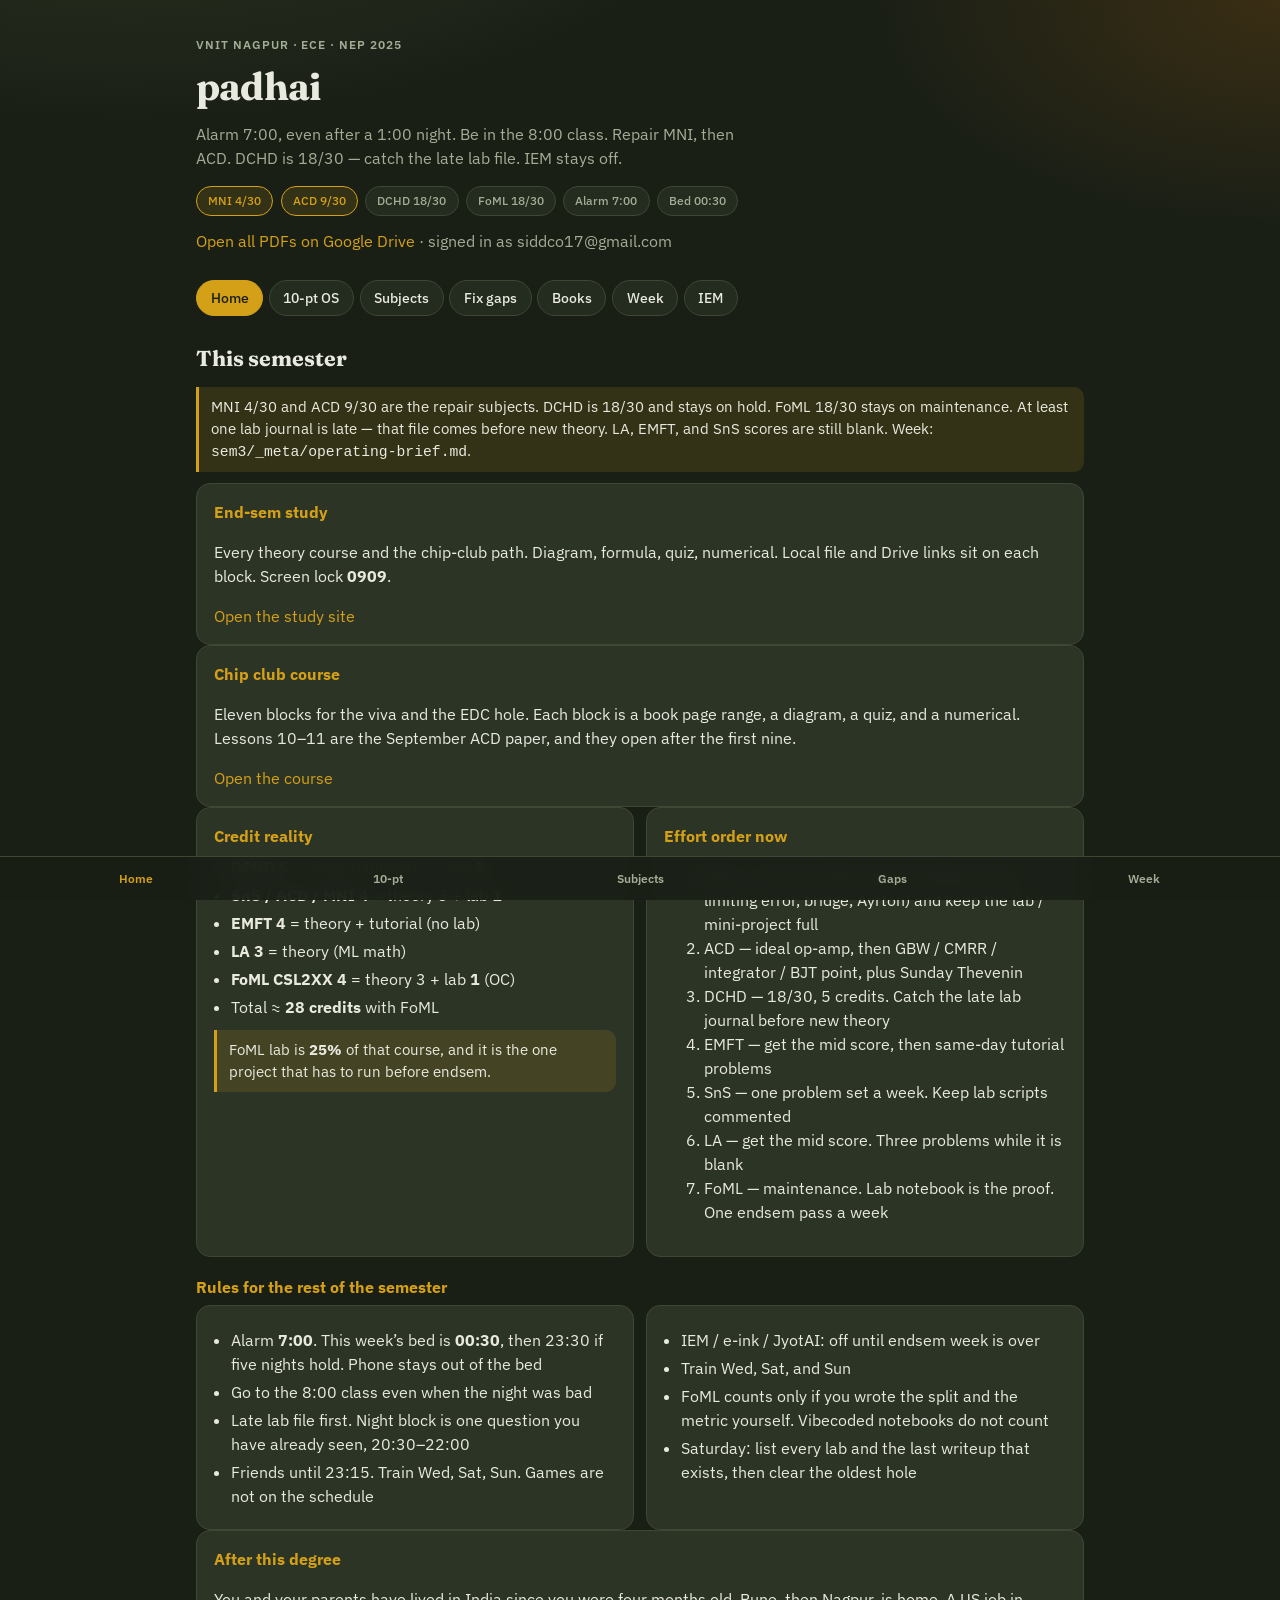
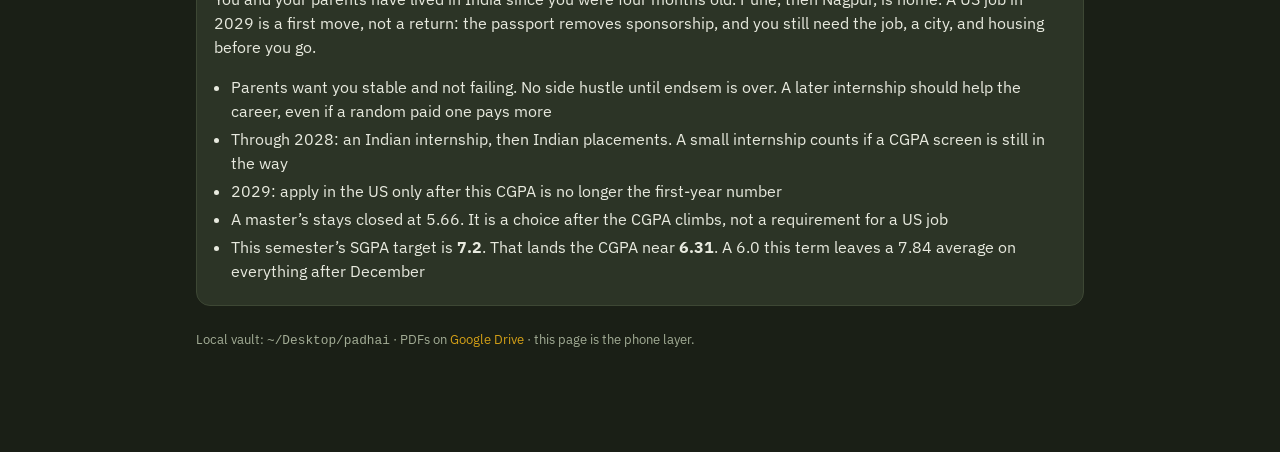
<file: docs/index.html>
<!DOCTYPE html>
<html lang="en">
<head>
  <meta charset="UTF-8" />
  <meta name="viewport" content="width=device-width, initial-scale=1, viewport-fit=cover" />
  <meta name="theme-color" content="#1a1f16" />
  <meta name="apple-mobile-web-app-capable" content="yes" />
  <meta name="apple-mobile-web-app-status-bar-style" content="black-translucent" />
  <meta name="description" content="VNIT ECE Sem 3 study portal — guides, tips, remediation, books." />
  <title>padhai · Sem 3</title>
  <link rel="preconnect" href="https://fonts.googleapis.com" />
  <link rel="preconnect" href="https://fonts.gstatic.com" crossorigin />
  <link href="https://fonts.googleapis.com/css2?family=Fraunces:opsz,wght@9..144,500;9..144,700&family=IBM+Plex+Sans:wght@400;500;600&display=swap" rel="stylesheet" />
  <style>
    :root {
      --bg: #1a1f16;
      --bg-elev: #242b1f;
      --bg-card: #2c3426;
      --line: #3d4734;
      --text: #e8eadf;
      --muted: #a3ad96;
      --accent: #d4a017;
      --accent-soft: rgba(212, 160, 23, 0.14);
      --ok: #7cb87c;
      --warn: #e0a06a;
      --danger: #d97b6c;
      --radius: 14px;
      --font: "IBM Plex Sans", system-ui, sans-serif;
      --display: "Fraunces", Georgia, serif;
      --safe-bottom: env(safe-area-inset-bottom, 0px);
    }

    * { box-sizing: border-box; }
    html { scroll-behavior: smooth; }
    body {
      margin: 0;
      font-family: var(--font);
      background:
        radial-gradient(1200px 600px at 10% -10%, #2f3a24 0%, transparent 55%),
        radial-gradient(900px 500px at 100% 0%, #3a2e14 0%, transparent 45%),
        var(--bg);
      color: var(--text);
      line-height: 1.5;
      min-height: 100dvh;
      padding-bottom: calc(72px + var(--safe-bottom));
    }

    a { color: var(--accent); text-decoration: none; }
    a:hover { text-decoration: underline; }

    .wrap { width: min(920px, 100%); margin: 0 auto; padding: 1rem 1rem 2rem; }

    header.hero {
      padding: 1.25rem 0 0.5rem;
    }
    .eyebrow {
      font-size: 0.75rem;
      letter-spacing: 0.08em;
      text-transform: uppercase;
      color: var(--muted);
      font-weight: 600;
    }
    h1 {
      font-family: var(--display);
      font-weight: 700;
      font-size: clamp(1.8rem, 6vw, 2.4rem);
      margin: 0.25rem 0 0.4rem;
      letter-spacing: -0.02em;
    }
    .lede { color: var(--muted); margin: 0; max-width: 36rem; }

    .pills { display: flex; flex-wrap: wrap; gap: 0.45rem; margin: 1rem 0 0.25rem; }
    .pill {
      border: 1px solid var(--line);
      background: var(--bg-elev);
      color: var(--muted);
      border-radius: 999px;
      padding: 0.28rem 0.7rem;
      font-size: 0.78rem;
      font-weight: 500;
    }
    .pill.hot { border-color: var(--accent); color: var(--accent); background: var(--accent-soft); }

    nav.tabs {
      position: sticky;
      top: 0;
      z-index: 20;
      display: flex;
      gap: 0.35rem;
      overflow-x: auto;
      padding: 0.65rem 0;
      margin: 0.5rem 0 1rem;
      background: linear-gradient(var(--bg) 70%, transparent);
      scrollbar-width: none;
      -webkit-overflow-scrolling: touch;
    }
    nav.tabs::-webkit-scrollbar { display: none; }
    .tab {
      flex: 0 0 auto;
      border: 1px solid var(--line);
      background: var(--bg-elev);
      color: var(--text);
      border-radius: 999px;
      padding: 0.45rem 0.85rem;
      font: inherit;
      font-size: 0.85rem;
      font-weight: 500;
      cursor: pointer;
    }
    .tab[aria-selected="true"] {
      background: var(--accent);
      border-color: var(--accent);
      color: #1a1f16;
    }

    section.panel { display: none; animation: fade 0.2s ease; }
    section.panel.active { display: block; }
    @keyframes fade { from { opacity: 0; transform: translateY(4px); } to { opacity: 1; transform: none; } }

    h2 {
      font-family: var(--display);
      font-size: 1.35rem;
      margin: 0 0 0.75rem;
    }
    h3 {
      font-size: 1rem;
      margin: 1.1rem 0 0.4rem;
      color: var(--accent);
    }

    .grid {
      display: grid;
      grid-template-columns: 1fr;
      gap: 0.75rem;
    }
    @media (min-width: 640px) {
      .grid.two { grid-template-columns: 1fr 1fr; }
    }

    .card {
      background: var(--bg-card);
      border: 1px solid var(--line);
      border-radius: var(--radius);
      padding: 1rem 1.05rem;
    }
    .card h3 { margin-top: 0; }
    .card p:last-child { margin-bottom: 0; }

    .meta {
      display: flex;
      flex-wrap: wrap;
      gap: 0.4rem;
      margin: 0.35rem 0 0.7rem;
      font-size: 0.78rem;
      color: var(--muted);
    }
    .chip {
      border: 1px solid var(--line);
      border-radius: 8px;
      padding: 0.15rem 0.45rem;
      background: var(--bg-elev);
    }
    .chip.ok { color: var(--ok); border-color: #3f5a3f; }
    .chip.warn { color: var(--warn); border-color: #6a4d32; }
    .chip.danger { color: var(--danger); border-color: #6a3d36; }

    ul.tight { margin: 0.35rem 0; padding-left: 1.1rem; }
    ul.tight li { margin: 0.25rem 0; }
    .tip {
      border-left: 3px solid var(--accent);
      padding: 0.55rem 0.75rem;
      background: var(--accent-soft);
      border-radius: 0 10px 10px 0;
      margin: 0.7rem 0;
      font-size: 0.92rem;
    }
    .muted { color: var(--muted); }
    .small { font-size: 0.86rem; }

    table {
      width: 100%;
      border-collapse: collapse;
      font-size: 0.86rem;
    }
    th, td {
      text-align: left;
      padding: 0.55rem 0.4rem;
      border-bottom: 1px solid var(--line);
      vertical-align: top;
    }
    th { color: var(--muted); font-weight: 600; }

    .search {
      width: 100%;
      border: 1px solid var(--line);
      background: var(--bg-elev);
      color: var(--text);
      border-radius: 12px;
      padding: 0.7rem 0.85rem;
      font: inherit;
      margin-bottom: 0.85rem;
    }
    .search:focus { outline: 2px solid var(--accent); border-color: transparent; }

    footer.note {
      margin-top: 1.5rem;
      color: var(--muted);
      font-size: 0.8rem;
    }

    .bottom-bar {
      position: fixed;
      left: 0; right: 0; bottom: 0;
      padding: 0.45rem 0.75rem calc(0.45rem + var(--safe-bottom));
      background: rgba(26, 31, 22, 0.92);
      backdrop-filter: blur(10px);
      border-top: 1px solid var(--line);
      display: flex;
      justify-content: space-around;
      gap: 0.25rem;
      z-index: 30;
    }
    .bottom-bar button {
      flex: 1;
      border: 0;
      background: transparent;
      color: var(--muted);
      font: inherit;
      font-size: 0.72rem;
      font-weight: 600;
      padding: 0.35rem;
      cursor: pointer;
    }
    .bottom-bar button[aria-current="true"] { color: var(--accent); }

    details.day {
      border: 1px solid var(--line);
      border-radius: 12px;
      background: var(--bg-elev);
      margin: 0.45rem 0;
      padding: 0.55rem 0.8rem;
    }
    details.day summary {
      cursor: pointer;
      font-weight: 600;
      list-style: none;
    }
    details.day summary::-webkit-details-marker { display: none; }
    .slot { font-size: 0.86rem; color: var(--muted); margin: 0.35rem 0; }
    .slot b { color: var(--text); font-weight: 500; }

    details.block {
      border: 1px solid var(--line);
      border-radius: 12px;
      background: var(--bg-elev);
      margin: 0.4rem 0;
      padding: 0.5rem 0.75rem;
    }
    details.block summary {
      cursor: pointer;
      font-weight: 600;
      font-size: 0.9rem;
      list-style: none;
    }
    details.block summary::-webkit-details-marker { display: none; }
    details.block .block { background: var(--bg-card); }

    .files { margin: 0.35rem 0 0; }
    .files a { word-break: break-word; }
  </style>
</head>
<body>
  <div class="wrap">
    <header class="hero">
      <div class="eyebrow">VNIT Nagpur · ECE · NEP 2025</div>
      <h1>padhai</h1>
      <p class="lede">Alarm 7:00, even after a 1:00 night. Be in the 8:00 class. Repair MNI, then ACD. DCHD is 18/30 — catch the late lab file. IEM stays off.</p>
      <div class="pills">
        <span class="pill hot">MNI 4/30</span>
        <span class="pill hot">ACD 9/30</span>
        <span class="pill">DCHD 18/30</span>
        <span class="pill">FoML 18/30</span>
        <span class="pill">Alarm 7:00</span>
        <span class="pill">Bed 00:30</span>
      </div>
      <p class="lede" style="margin-top:0.85rem">
        <a href="https://drive.google.com/drive/folders/1sVKhfgNmSfFbm0-W_uqFfpgf9oCO-Yj1" target="_blank" rel="noopener">Open all PDFs on Google Drive</a>
        <span class="muted"> · signed in as siddco17@gmail.com</span>
      </p>
    </header>

    <nav class="tabs" role="tablist" aria-label="Sections">
      <button class="tab" role="tab" data-tab="home" aria-selected="true">Home</button>
      <button class="tab" role="tab" data-tab="aa" aria-selected="false">10-pt OS</button>
      <button class="tab" role="tab" data-tab="subjects" aria-selected="false">Subjects</button>
      <button class="tab" role="tab" data-tab="fix" aria-selected="false">Fix gaps</button>
      <button class="tab" role="tab" data-tab="books" aria-selected="false">Books</button>
      <button class="tab" role="tab" data-tab="week" aria-selected="false">Week</button>
      <button class="tab" role="tab" data-tab="iem" aria-selected="false">IEM</button>
    </nav>

    <section id="home" class="panel active">
      <h2>This semester</h2>
      <div class="tip">MNI 4/30 and ACD 9/30 are the repair subjects. DCHD is 18/30 and stays on hold. FoML 18/30 stays on maintenance. At least one lab journal is late — that file comes before new theory. LA, EMFT, and SnS scores are still blank. Week: <code>sem3/_meta/operating-brief.md</code>.</div>
      <article class="card">
        <h3>End-sem study</h3>
        <p>Every theory course and the chip-club path. Diagram, formula, quiz, numerical. Local file and Drive links sit on each block. Screen lock <b>0909</b>.</p>
        <p><a href="study/">Open the study site</a></p>
      </article>
      <article class="card">
        <h3>Chip club course</h3>
        <p>Eleven blocks for the viva and the EDC hole. Each block is a book page range, a diagram, a quiz, and a numerical. Lessons 10–11 are the September ACD paper, and they open after the first nine.</p>
        <p><a href="club/">Open the course</a></p>
      </article>
      <div class="grid two">
        <article class="card">
          <h3>Credit reality</h3>
          <ul class="tight">
            <li><b>DCHD 5</b> = theory+tutorial 3 + lab <b>2</b></li>
            <li><b>SnS / ACD / MNI 4</b> = theory 3 + lab <b>1</b></li>
            <li><b>EMFT 4</b> = theory + tutorial (no lab)</li>
            <li><b>LA 3</b> = theory (ML math)</li>
            <li><b>FoML CSL2XX 4</b> = theory 3 + lab <b>1</b> (OC)</li>
            <li>Total ≈ <b>28 credits</b> with FoML</li>
          </ul>
          <div class="tip">FoML lab is <b>25%</b> of that course, and it is the one project that has to run before endsem.</div>
        </article>
        <article class="card">
          <h3>Effort order now</h3>
          <ol class="tight">
            <li>MNI — redo the 2026 paper (loading, ramp, limiting error, bridge, Ayrton) and keep the lab / mini-project full</li>
            <li>ACD — ideal op-amp, then GBW / CMRR / integrator / BJT point, plus Sunday Thevenin</li>
            <li>DCHD — 18/30, 5 credits. Catch the late lab journal before new theory</li>
            <li>EMFT — get the mid score, then same-day tutorial problems</li>
            <li>SnS — one problem set a week. Keep lab scripts commented</li>
            <li>LA — get the mid score. Three problems while it is blank</li>
            <li>FoML — maintenance. Lab notebook is the proof. One endsem pass a week</li>
          </ol>
        </article>
      </div>

      <h3>Rules for the rest of the semester</h3>
      <div class="grid two">
        <div class="card">
          <ul class="tight">
            <li>Alarm <b>7:00</b>. This week’s bed is <b>00:30</b>, then 23:30 if five nights hold. Phone stays out of the bed</li>
            <li>Go to the 8:00 class even when the night was bad</li>
            <li>Late lab file first. Night block is one question you have already seen, 20:30–22:00</li>
            <li>Friends until 23:15. Train Wed, Sat, Sun. Games are not on the schedule</li>
          </ul>
        </div>
        <div class="card">
          <ul class="tight">
            <li>IEM / e-ink / JyotAI: off until endsem week is over</li>
            <li>Train Wed, Sat, and Sun</li>
            <li>FoML counts only if you wrote the split and the metric yourself. Vibecoded notebooks do not count</li>
            <li>Saturday: list every lab and the last writeup that exists, then clear the oldest hole</li>
          </ul>
        </div>
      </div>

      <article class="card">
        <h3>After this degree</h3>
        <p>You and your parents have lived in India since you were four months old. Pune, then Nagpur, is home. A US job in 2029 is a first move, not a return: the passport removes sponsorship, and you still need the job, a city, and housing before you go.</p>
        <ul class="tight">
          <li>Parents want you stable and not failing. No side hustle until endsem is over. A later internship should help the career, even if a random paid one pays more</li>
          <li>Through 2028: an Indian internship, then Indian placements. A small internship counts if a CGPA screen is still in the way</li>
          <li>2029: apply in the US only after this CGPA is no longer the first-year number</li>
          <li>A master’s stays closed at 5.66. It is a choice after the CGPA climbs, not a requirement for a US job</li>
          <li>This semester’s SGPA target is <b>7.2</b>. That lands the CGPA near <b>6.31</b>. A 6.0 this term leaves a 7.84 average on everything after December</li>
        </ul>
      </article>
    </section>

    <section id="aa" class="panel">
      <h2>10-pointer OS</h2>
      <p class="muted small">Original all-AA math. Live order is on Home: repair MNI and ACD, hold FoML, protect DCHD.</p>

      <article class="card">
        <h3>SGPA math (28 credits)</h3>
        <ul class="tight">
          <li>All AA → 10.0</li>
          <li>One AB on 4-cr (e.g. FoML) → ~9.86</li>
          <li>One BB on 4-cr → ~9.71</li>
          <li>One BB on DCHD 5-cr → ~9.64</li>
          <li>Two BBs on 4-cr → ~9.43 <b>(misses 9.5)</b></li>
        </ul>
        <div class="tip">AB is the emergency floor. Two soft subjects breaks the goal. FoML lab = 25%.</div>
      </article>

      <article class="card">
        <h3>Weekly hours outside class</h3>
        <ul class="tight">
          <li>Same-day closes: 8–12h (all subjects incl. FoML)</li>
          <li>Deep problems (SnS/EMFT/DCHD/ACD): 8–10h</li>
          <li>Lab polish + HDL/sim: 4–5h</li>
          <li>FoML: 3–5h (theory + lab notebooks + project)</li>
          <li>Remediation EE/EDC/Physics: ~2h</li>
          <li>IEM: 0–3h (cut first under load)</li>
        </ul>
      </article>

      <article class="card">
        <h3>Per-subject AA keys</h3>
        <ul class="tight">
          <li><b>DCHD:</b> HDL early, mistake log, lab docs same day</li>
          <li><b>EMFT:</b> 2–3 Sadiku problems daily + same-day tutorials</li>
          <li><b>ACD:</b> 9/30 — redo the 2026 paper; lab still fully open</li>
          <li><b>SnS:</b> weekly Oppenheim drills; own sampling/ROC</li>
          <li><b>MNI:</b> 4/30 — loading, ramp, limiting error, bridge, Ayrton; mini-project stays early</li>
          <li><b>LA:</b> Strang + interpret eigen/SVD, not only compute</li>
          <li><b>FoML:</b> 18/30 — hold; lab is the remaining 25%</li>
        </ul>
      </article>

      <article class="card">
        <h3>MST protocol</h3>
        <ul class="tight">
          <li>T−14: weak-unit map per subject</li>
          <li>T−7: only problems / papers / tutorial banks</li>
          <li>T−2: formula sheets + sleep</li>
          <li>After MST: if any subject trends ≤8 path → it becomes #1 priority</li>
        </ul>
      </article>
    </section>

    <section id="subjects" class="panel">
      <h2>Subjects</h2>
      <p class="muted small">Official NEP 2025 coursebook descriptions and syllabi. Each card has a Drive link for that course’s PDFs. Tap a block to expand.</p>
      <input class="search" id="subjectSearch" type="search" placeholder="Filter subjects, units, labs…" enterkeyhint="search" />
      <div class="grid" id="subjectGrid"></div>
    </section>

    <section id="fix" class="panel">
      <h2>Fix gaps (just-in-time)</h2>
      <p class="muted small">You barely passed EE, EDC, NS; Physics was FF → summer. Cap catch-up at ~2–3 hrs/week.</p>

      <article class="card">
        <h3>For ACD ← EE + EDC</h3>
        <ol class="tight">
          <li>Sources, KVL/KCL, voltage divider</li>
          <li>Thevenin / Norton</li>
          <li>Diode as switch / clipper intuition</li>
          <li>BJT as rough current amp (don’t fear 741 guts)</li>
          <li>Gain, Zin, Zout meaning</li>
        </ol>
        <div class="tip">Skip full hybrid-π grinding unless the lecturer demands it. Use Alexander–Sadiku circuits PDF in prereq + Gaikwad ch.1–2.</div>
      </article>

      <article class="card">
        <h3>For EMFT ← Physics</h3>
        <ol class="tight">
          <li>Unit vectors; what a field is</li>
          <li>Dot &amp; cross (work / flux / perpendicular)</li>
          <li>Cartesian first, then cylindrical/spherical</li>
          <li>Coulomb → Gauss from Sadiku early chapters</li>
        </ol>
        <div class="tip">Do the tutorial sheet the same day. Reading alone repeats the Physics failure mode.</div>
      </article>

      <article class="card">
        <h3>If NS was networks</h3>
        <ul class="tight">
          <li>R/L/C impedance</li>
          <li>Series/parallel RC</li>
          <li>Time constant</li>
          <li>Hand-wavy H(jω) — pairs with SnS</li>
        </ul>
      </article>

      <div class="tip">Sunday 60–90 min: alternate ACD patch ↔ EMFT vectors. Never steal DCHD HDL time for this.</div>
    </section>

    <section id="books" class="panel">
      <h2>Books</h2>
      <p class="muted small">Book titles open the PDF. Subject names open the course folder. Stay signed into <code>siddco17@gmail.com</code> — files stay private, off GitHub.</p>
      <div class="card" style="overflow-x:auto">
        <table>
          <thead>
            <tr><th>Subject</th><th>Book</th><th>Status</th></tr>
          </thead>
          <tbody>
            <tr><td><a href="https://drive.google.com/drive/folders/1P0RjF6NT_j9G_nlYlOWYZSAVeu_nvPWf" target="_blank" rel="noopener">LA</a></td><td><a href="https://drive.google.com/file/d/1NwlrkK9xedsgi30BePcNpKgXa-G-fUK_/view" target="_blank" rel="noopener">Strang — Linear Algebra</a></td><td class="chip ok">Drive</td></tr>
            <tr><td><a href="https://drive.google.com/drive/folders/1P0RjF6NT_j9G_nlYlOWYZSAVeu_nvPWf" target="_blank" rel="noopener">LA</a></td><td><a href="https://drive.google.com/file/d/11oOLkQlngw456YxJdJ_Ea6IWr7kVo3-9/view" target="_blank" rel="noopener">Boyd — Convex Optimization</a></td><td class="chip ok">Drive</td></tr>
            <tr><td><a href="https://drive.google.com/drive/folders/1BM1RwNNibRMTeN4AvcC2dktET3yiORZz" target="_blank" rel="noopener">DCHD</a></td><td><a href="https://drive.google.com/file/d/1NOsKTQx5m95K0qLk2-gCAsr-iCCe5xIl/view" target="_blank" rel="noopener">Mano — Digital Design</a></td><td class="chip ok">Drive</td></tr>
            <tr><td><a href="https://drive.google.com/drive/folders/1BM1RwNNibRMTeN4AvcC2dktET3yiORZz" target="_blank" rel="noopener">DCHD</a></td><td><a href="https://drive.google.com/file/d/1kzdEpeweFJgCyYigOFK_AhWV4_xpYX5X/view" target="_blank" rel="noopener">Kohavi &amp; Jha — Switching &amp; Finite Automata</a></td><td class="chip ok">Drive</td></tr>
            <tr><td><a href="https://drive.google.com/drive/folders/1ynWWrkhsMD2dYo7IUFgM9zfX0hNm8Dzc" target="_blank" rel="noopener">SnS</a></td><td><a href="https://drive.google.com/file/d/1TdpCsPcQeT1FkncaZWhbc1TwPa89T7zI/view" target="_blank" rel="noopener">Oppenheim — Signals &amp; Systems</a></td><td class="chip ok">Drive</td></tr>
            <tr><td><a href="https://drive.google.com/drive/folders/12RMdBvL-pM5CJsF58VwhGCaT_5OEz9CL" target="_blank" rel="noopener">EMFT</a></td><td><a href="https://drive.google.com/file/d/1EYhoayPlTld7snZ0LeQtJMR2rupFPl8_/view" target="_blank" rel="noopener">Sadiku — Elements of Electromagnetics</a></td><td class="chip ok">Drive</td></tr>
            <tr><td><a href="https://drive.google.com/drive/folders/154n9V_zCdaGecmnv_xYrHYrXDTcHCZrz" target="_blank" rel="noopener">ACD</a></td><td><a href="https://drive.google.com/file/d/1eMB5lXmHcSnIYOoX03QY4okP2Aa6pWdr/view" target="_blank" rel="noopener">Gaikwad — Op-Amps</a></td><td class="chip ok">Drive</td></tr>
            <tr><td><a href="https://drive.google.com/drive/folders/1_rukx9_DuLOlbxeYBJCQrLAqIDZWQ8_q" target="_blank" rel="noopener">MNI</a></td><td><a href="https://drive.google.com/file/d/1NmPbQhFRgBsBd8yIdsnMH9wtQG9yy81P/view" target="_blank" rel="noopener">Bentley — Measurement Systems</a></td><td class="chip ok">Drive</td></tr>
            <tr><td><a href="https://drive.google.com/drive/folders/1_rukx9_DuLOlbxeYBJCQrLAqIDZWQ8_q" target="_blank" rel="noopener">MNI</a></td><td><a href="https://drive.google.com/file/d/1RgOxrBMCtzjZpGnq8USYfAcJwEZnSYAt/view" target="_blank" rel="noopener">Doebelin — Measurement Systems (prof “Doble”)</a></td><td class="chip ok">Drive</td></tr>
            <tr><td>Prereq</td><td>Alexander &amp; Sadiku — Electric Circuits</td><td class="chip ok">Have (laptop)</td></tr>
            <tr><td><a href="https://drive.google.com/drive/folders/1UQikhwmZtOb4TVHn-LekU_utYs5URGbT" target="_blank" rel="noopener">FoML</a></td><td><a href="https://drive.google.com/file/d/12n-qgRHFbbrFgng001HbzAZNx_7pqUe3/view" target="_blank" rel="noopener">Mitchell — Machine Learning</a></td><td class="chip ok">Drive</td></tr>
            <tr><td><a href="https://drive.google.com/drive/folders/1UQikhwmZtOb4TVHn-LekU_utYs5URGbT" target="_blank" rel="noopener">FoML</a></td><td><a href="https://drive.google.com/file/d/1KqIvsoajLWYnf-ZVOCRHn9C7HdBa0Bpu/view" target="_blank" rel="noopener">Deisenroth — Mathematics for ML</a></td><td class="chip ok">Drive</td></tr>
            <tr><td><a href="https://drive.google.com/drive/folders/1GWh7NuQbMhX8bUDXQsQlLuC0L8amZPZR" target="_blank" rel="noopener">FoML lab</a></td><td><a href="https://drive.google.com/file/d/1_dEK1Eh8iWa9n9Ni34YHY0PeUzpm88zK/view" target="_blank" rel="noopener">Géron — Hands-On ML</a></td><td class="chip ok">Drive</td></tr>
            <tr><td><a href="https://drive.google.com/drive/folders/1_rukx9_DuLOlbxeYBJCQrLAqIDZWQ8_q" target="_blank" rel="noopener">MNI</a></td><td><a href="https://drive.google.com/file/d/1qznf6YvrideSr3icKJ6xwWqDxXmJ2rJy/view" target="_blank" rel="noopener">Sawhney — Electrical &amp; Electronic Measurements</a> (Zot Hub)</td><td class="chip ok">Drive</td></tr>
            <tr><td><a href="https://drive.google.com/drive/folders/1ynWWrkhsMD2dYo7IUFgM9zfX0hNm8Dzc" target="_blank" rel="noopener">SnS</a></td><td><a href="https://drive.google.com/file/d/11BedY_HEZsqVKWaOw7A3av1Tk88fU6w4/view" target="_blank" rel="noopener">Haykin — Signals &amp; Systems</a> (Zot Hub)</td><td class="chip ok">Drive</td></tr>
            <tr><td>Optional</td><td>Schaum’s SnS</td><td class="chip warn">MST only</td></tr>
          </tbody>
        </table>
      </div>
      <div class="tip">Drive root: <a href="https://drive.google.com/drive/folders/1sVKhfgNmSfFbm0-W_uqFfpgf9oCO-Yj1" target="_blank" rel="noopener">padhai</a> · laptop copy still at <code>~/Desktop/padhai/sem3/…/resources/</code></div>
    </section>

    <section id="week" class="panel">
      <h2>Weekly map</h2>
      <p class="muted small">Campus times unchanged. Alarm 7:00. Bed 00:30 this week. A late lab file beats a new chapter. Tap a day.</p>

      <details class="day" open>
        <summary>Monday — ends 6pm</summary>
        <div class="slot">8:00 LA · <b>9:00 FoML</b> · 11:00 DCHD · 12:00 SnS</div>
        <div class="slot">15:00 DCHD tutorial · <b>16:00–18:00 SnS Lab</b></div>
        <div class="slot tip">18:15: SnS journal only. 20:30–22:00: one MNI question (loading, or Wheatstone and Ayrton).</div>
      </details>
      <details class="day">
        <summary>Tuesday — heavy</summary>
        <div class="slot"><b>8:00 FoML</b> · 9:00 LA · 10:00 MNI · 11:00 EMFT · 12:00 ACD</div>
        <div class="slot"><b>14:00–16:00 DCHD Lab</b> · 16:00 EMFT tutorial</div>
        <div class="slot tip">17:00: DCHD journal, then 3 EMFT problems. 20:30–22:00: MNI again (ramp or limiting error).</div>
      </details>
      <details class="day">
        <summary>Wednesday — train</summary>
        <div class="slot">8:00 MNI · <b>9:00 FoML</b> · 11:00 EMFT · 12:00 ACD</div>
        <div class="slot"><b>14:00–16:00 MNI Lab</b></div>
        <div class="slot tip">16:15: MNI journal and one mini-project step. Train 17:30 if that is done. 20:30: ACD ideal op-amp questions.</div>
      </details>
      <details class="day">
        <summary>Thursday — FoML lab, no IEM</summary>
        <div class="slot">No early study. Be in the 9:00 room</div>
        <div class="slot">9:00 SnS · 10:00 DCHD · 11:00 LA · 12:00 MNI</div>
        <div class="slot"><b>14:00–16:00 FoML Lab</b></div>
        <div class="slot tip">16:15: one FoML step you can edit yourself, after any older journal is current. 20:30: DCHD tutorial by hand.</div>
      </details>
      <details class="day">
        <summary>Friday — short night</summary>
        <div class="slot"><b>8:00 FoML</b> · 9:00 SnS · 10:00 DCHD · 11:00 ACD · 12:00 EMFT</div>
        <div class="slot"><b>14:00–16:00 ACD Lab</b></div>
        <div class="slot tip">16:15: ACD journal with calculated values. Night: 75 minutes on GBW, CMRR, or the BJT point, then stop.</div>
      </details>

      <article class="card" style="margin-top:0.8rem">
        <h3>Weekend — cap at 5 hours</h3>
        <ul class="tight">
          <li>No IEM, no dashboard, no JyotAI, no new chapter</li>
          <li>Sat morning: list each lab and the last writeup that exists, clear the oldest hole, then MNI. Train after</li>
          <li>Sun 10:00: 60–90 min Thevenin, KVL, and KCL, then one ACD question</li>
          <li>Sun 15:00: one Signals problem set. Train if Wednesday was missed</li>
        </ul>
      </article>
    </section>

    <section id="iem" class="panel">
      <h2>IEM / audio track</h2>
      <p class="muted">Off until endsem week is over. The FoML lab is the project that counts before that. SnS lab remains the academic twin if you need a story after exams.</p>
      <article class="card">
        <h3>Do not open until after the last exam</h3>
        <ul class="tight">
          <li><code>iem-fr-eq</code></li>
          <li>Further e-ink / iBoard work</li>
          <li>JyotAI</li>
        </ul>
        <div class="tip">If you catch yourself opening any of these, close it and do the next lab journal instead.</div>
      </article>
      <article class="card">
        <h3>Course links</h3>
        <ul class="tight">
          <li>SnS → FFT, LTI, filters, sampling</li>
          <li>ACD → mic preamp / active EQ later</li>
          <li>LA → least squares / PCA on measurements</li>
          <li>MNI → mics, errors, ADC, conditioning</li>
          <li>DCHD → digital EQ / FPGA audio later</li>
        </ul>
      </article>
    </section>

    <footer class="note">
      Local vault: <code>~/Desktop/padhai</code> · PDFs on <a href="https://drive.google.com/drive/folders/1sVKhfgNmSfFbm0-W_uqFfpgf9oCO-Yj1" target="_blank" rel="noopener">Google Drive</a> · this page is the phone layer.
    </footer>
  </div>

  <nav class="bottom-bar" aria-label="Quick nav">
    <button type="button" data-tab="home" aria-current="true">Home</button>
    <button type="button" data-tab="aa">10-pt</button>
    <button type="button" data-tab="subjects">Subjects</button>
    <button type="button" data-tab="fix">Gaps</button>
    <button type="button" data-tab="week">Week</button>
  </nav>

  <script>
    const subjects = [
      {
        id: "la",
        driveKey: "01-linear-algebra",
        drive: "https://drive.google.com/drive/folders/1P0RjF6NT_j9G_nlYlOWYZSAVeu_nvPWf",
        name: "Linear Algebra for Machine Learning Applications",
        code: "ECL3xx",
        ltp: "3-0-0",
        credits: "3 DC theory",
        risk: "ok",
        books: "Strang (primary). Boyd when optimization starts. Papoulis; Meyer.",
        blurb: "Department-core math for signals, estimation, and ML: least squares, subspaces, eigen/SVD, then convex optimization. No lab. Numeric code is still ECL3xx in the coursebook. Pairs with FoML when PCA and least squares appear.",
        outcomes: [
          "Apply vector-space ideas to represent and analyze signals",
          "Compute eigenvalues/eigenvectors and use them in signal and system analysis",
          "Use optimization for parameter estimation and ML training",
          "Simulate random processes with Monte Carlo for comms / signal processing",
          "Connect linear algebra to MIMO, PCA, and detection"
        ],
        units: [
          { title: "Linear algebra for estimation and ML", topics: ["Systems of linear equations and least-squares solutions", "Projection theorem; linear detectors", "Covariance matrices and principal components", "Signal subspace methods", "Feature extraction with linear algebra"] },
          { title: "Vector spaces and signal representation", topics: ["Basis, dimension, linear independence", "Inner product spaces and orthogonality", "Orthonormal bases; Gram–Schmidt", "Continuous and discrete signal-space representation", "Complete orthonormal sets"] },
          { title: "Eigenvectors, eigenvalues, decompositions", topics: ["Eigenvalues / eigenvectors: properties and interpretation", "Diagonalization and spectral decomposition", "SVD for ML (PCA)", "Channel modeling, beamforming, dimensionality reduction"] },
          { title: "Optimization fundamentals", topics: ["Problem formulation: objective and constraints", "Convex sets / functions; optimality conditions", "Unconstrained: gradient descent, Newton", "Constrained: Lagrange multipliers, KKT", "Parameter tuning in ML; resource allocation in communications"] }
        ],
        tips: [
          "Use Strang + MIT 18.06 videos together",
          "Tie every topic to signals: projection, least squares, eigen, SVD",
          "Boyd only when syllabus hits GD / Lagrange / KKT",
          "Tiny NumPy demos beat passive reading"
        ],
        common: [
          "Mixing row space / null space language in exams",
          "Computing eigen without interpretation",
          "Skipping least-squares geometry"
        ]
      },
      {
        id: "dchd",
        driveKey: "02-dchd",
        driveLabKey: "02-dchd-lab",
        drive: "https://drive.google.com/drive/folders/1BM1RwNNibRMTeN4AvcC2dktET3yiORZz",
        driveLab: "https://drive.google.com/drive/folders/1w-2ag9YLYS79AZAf7qQC_ZltO4OzCPHv",
        name: "Digital Circuits and Hardware Design",
        code: "ECL216",
        ltp: "3-1-2",
        credits: "5 (theory+tutorial 3 + lab 2)",
        risk: "warn",
        books: "Kohavi/Jha; Mano (Verilog); Brown (VHDL).",
        blurb: "Highest-credit Sem 3 course. Combinational minimization, sequential/FSM design, HDL, FPGA CAD, and fault/hazard awareness. Theory+tutorial is 3 credits; lab is 2 credits of the same course.",
        outcomes: [
          "Realize logic with combinational and sequential design principles",
          "Understand digital system design fundamentals",
          "Design complex digital systems",
          "Identify and remove faults in digital systems",
          "Use HDLs and realize circuits on FPGAs"
        ],
        units: [
          { title: "Combinational minimization", topics: ["Quine–McCluskey method up to five variables, including don’t-cares"] },
          { title: "Sequential circuits", topics: ["Registers and counters; async vs sync design", "Moore and Mealy machines, overlapping and non-overlapping sequences", "Memory elements, excitation tables, race-free design"] },
          { title: "FSMs, controllers, programmable logic", topics: ["Finite state machines", "Controller design: minimal flip-flop method and shift-register method", "ASM charts, state assignment, minimization", "PLA, FPGAs"] },
          { title: "HDL and CAD", topics: ["Introduction to HDL; analysis and synthesis", "CAD tools, netlists, placement, static timing analysis"] },
          { title: "Digital system design", topics: ["Bus structure, simple processor, bit-counting circuit", "Clock synchronization and timing"] },
          { title: "Async logic, memory, faults", topics: ["Asynchronous sequential design; hazards", "ROM, SRAM", "Fault models and complexity", "Programming FPGAs with a sample circuit / processor"] }
        ],
        lab: {
          title: "Lab — 10 experiments (2 of 5 credits)",
          items: ["Sequential circuits", "HDL programming (confirm Verilog vs VHDL in lab)", "FPGA board implementation"]
        },
        tips: [
          "Highest credit course — never fall behind",
          "Confirm Verilog vs VHDL day 1",
          "After every tutorial: redo 2–3 problems same evening",
          "Simulate HDL before the board",
          "FSM / ASM / race-free design = scoring + viva gold"
        ],
        common: [
          "Async vs sync counter confusion",
          "Mealy/Moore overlapping sequence mistakes",
          "Leaving FPGA experiments undocumented"
        ]
      },
      {
        id: "sns",
        driveKey: "03-sns",
        driveLabKey: "03-sns-lab",
        drive: "https://drive.google.com/drive/folders/1ynWWrkhsMD2dYo7IUFgM9zfX0hNm8Dzc",
        driveLab: "https://drive.google.com/drive/folders/13YO6oBE6crN0GifAc2GuCl3wB8Tm6Xp7",
        name: "Signals and Systems Analysis",
        code: "ECL211",
        ltp: "3-0-2",
        credits: "4 (theory 3 + lab 1)",
        risk: "ok",
        books: "Oppenheim (primary). Lathi if stuck. Refs: Ambardar; Ziemer; Proakis; Mitra; Haykin.",
        blurb: "Core signals course: CT/DT signals, LTI convolution, Fourier series/transform, sampling, Laplace and Z. Lab is MATLAB/Python. Feeds DSP, communications, and the IEM/audio track.",
        outcomes: [
          "Classify systems and get LTI response via convolution",
          "Analyze and synthesize spectra of CT periodic and aperiodic signals",
          "Read system properties from impulse response and Fourier analysis",
          "Relate sampling in time and frequency (including aliasing)",
          "Apply spectral tools to CT and DT signals and systems"
        ],
        units: [
          { title: "CT and DT signals and systems", topics: ["Energy and power; transformations of the independent variable", "Periodic, even/odd, exponential and sinusoidal, complex exponential", "Unit impulse and unit step", "Systems and their properties"] },
          { title: "Linear time-invariant systems", topics: ["Convolution integral / sum", "Impulse representation of signals", "Impulse response; properties of LTI systems"] },
          { title: "Fourier series and Fourier transform (CT and DT)", topics: ["LTI response to complex exponentials", "FS representation, convergence, properties, Parseval", "FT of aperiodic signals, convergence, properties"] },
          { title: "Time and frequency characterization", topics: ["Magnitude–phase representation of the FT", "Frequency response of LTI systems", "Linear vs nonlinear phase; group delay"] },
          { title: "Sampling", topics: ["Sampling theorem; impulse-train sampling", "Reconstruction by interpolation", "Undersampling / aliasing", "DT processing of CT signals; DT sampling, decimation, interpolation"] },
          { title: "Laplace and Z-transform", topics: ["Region of convergence; inverse Laplace", "Geometric evaluation of the FT from pole–zero plots", "Properties; LTI analysis and characterization; interconnections"] }
        ],
        lab: {
          title: "Lab — coursebook experiment list (1 of 4 credits)",
          items: [
            "Generate complex exponentials and real sinusoids",
            "Even/odd symmetry under algebraic operations",
            "Amplitude scaling and time shifting",
            "Impulse-signal properties",
            "Linearity, causality, stability of a given system",
            "Discrete Fourier transform of a signal",
            "Parseval for a sampled periodic square wave",
            "Multiplication property for a sampled periodic triangle",
            "Shifting property for a sampled periodic square wave",
            "Symmetry properties for real and complex periodic square waves",
            "Fourier-series properties under downsampling",
            "Z-transform of a sequence"
          ]
        },
        tips: [
          "Career + IEM core subject — protect weekly problem time",
          "Master convolution + LTI properties early",
          "Fourier: always ask what frequency content means physically",
          "Sampling / aliasing: draw pictures",
          "SnS lab scripts = portfolio material"
        ],
        common: [
          "Forgetting ROC for Laplace/Z",
          "Mixing CT/DT formulas",
          "Treating impulse as ‘infinity’ with no sifting property"
        ]
      },
      {
        id: "emft",
        driveKey: "04-emft",
        drive: "https://drive.google.com/drive/folders/12RMdBvL-pM5CJsF58VwhGCaT_5OEz9CL",
        name: "Electromagnetic Fields",
        code: "ECL305",
        ltp: "3-1-0",
        credits: "4 (theory + tutorial, no lab)",
        risk: "danger",
        books: "Sadiku (primary). Hayt for the Physics-hole start. Cheng in the coursebook. Schaum / Irodov for drill.",
        blurb: "Vector calculus through electrostatics, magnetostatics, Maxwell, uniform plane waves, and reflection. No lab; weekly tutorial. Teaching plan is 44 lectures; Maxwell + time-varying is compressed into 3.",
        eval: "Mid 30 · End 50 · TA 20 (4 Moodle quizzes + 1 group test). Internals = (Mid + TA) × attendance multiplier. Stay above 75% or internals are cut; below 50% internals go to zero.",
        outcomes: [
          "Apply vector calculus to static E and H fields in Cartesian, cylindrical, spherical coordinates",
          "Compute fields due to charges and charge distributions",
          "Solve electromagnetic boundary-value problems",
          "Describe and analyze EM wave propagation in free space",
          "Understand power associated with an EM wave"
        ],
        units: [
          { title: "Vector calculus (8 lectures)", topics: ["Cartesian, cylindrical, spherical coordinates", "Differential lengths, surfaces, volumes", "Physical meaning of gradient, divergence, curl, Laplacian"] },
          { title: "Electrostatics (10 lectures)", topics: ["Coulomb; E and D; Gauss and applications", "Divergence theorem; potential and gradient", "Dipole and dipole moment; energy in the electric field"] },
          { title: "Steady magnetic fields (10 lectures)", topics: ["Biot–Savart; Ampere and applications", "Curl and Stokes; B and flux", "Scalar and vector magnetic potentials"] },
          { title: "Maxwell and time-varying fields (3 lectures)", topics: ["Faraday; displacement current", "Maxwell in point and integral form", "Retarded potentials; boundary conditions"] },
          { title: "Uniform plane waves (8 lectures)", topics: ["Maxwell in phasor form; wave equation in general and perfect-dielectric media", "Solutions; intrinsic impedance, velocity, wavelength", "Conductors vs dielectrics; skin depth; Poynting"] },
          { title: "Reflection of EM waves (5 lectures)", topics: ["Normal incidence; standing waves", "Laws of reflection; oblique incidence; Brewster’s angle"] }
        ],
        tips: [
          "Eval: Mid 30 / End 50 / TA 20. Internals = (Mid+TA)×attendance; stay >75%",
          "Physics was weak — same-day tutorials are mandatory",
          "First 8 lectures are vector calculus — close those same-day",
          "Maxwell + time-varying is only 3 lectures; be ready before that week",
          "Keep a formula sheet: div, curl, Maxwell set, Poynting"
        ],
        common: [
          "Wrong coordinate system for the symmetry",
          "Confusing E vs D, B vs H",
          "Cramming waves without electrostatics comfort"
        ]
      },
      {
        id: "acd",
        driveKey: "05-acd",
        driveLabKey: "05-acd-lab",
        drive: "https://drive.google.com/drive/folders/154n9V_zCdaGecmnv_xYrHYrXDTcHCZrz",
        driveLab: "https://drive.google.com/drive/folders/1o6foyK-w5qVnmn-xlf-K8MraokOfeH3m",
        name: "Analog Circuit Design",
        code: "ECL308",
        ltp: "3-0-2",
        credits: "4 (theory 3 + lab 1)",
        risk: "warn",
        books: "Gaikwad (primary). Tobey/Graeme/Huelsman. Refs: Franco; Fiore; Sedra/Smith; Roy Choudhary.",
        blurb: "Op-amp configurations, 741 parameters, linear and nonlinear applications, active filters, oscillators, ADC/DAC, and 555 / 565 / 723 ICs. Prerequisite: Electronic Circuits (ECLA102). Lab is design + Multisim/T-spice.",
        outcomes: [
          "Know op-amps using BJT and FET in depth",
          "Use op-amp ICs for practical applications",
          "Design op-amp circuits for embedded, comms, and instrumentation",
          "Learn analog circuit design practice",
          "Design analog filters"
        ],
        units: [
          { title: "Op-amp configurations", topics: ["Inverting, non-inverting, differential", "Negative feedback; voltage gain; Zin / Zout; bandwidth"] },
          { title: "Op-amp parameters and the 741", topics: ["Input offset voltage; input bias and offset current; thermal drift", "CMRR, PSRR, frequency response", "741 IC parameters and internal circuit"] },
          { title: "Linear applications", topics: ["DC/AC amplifiers, summing, differential, instrumentation amp", "V-to-I and I-to-V (floating and grounded load)", "Integrator, differentiator; constant-current sources"] },
          { title: "Nonlinear applications", topics: ["Comparators, Schmitt trigger, clippers/clampers", "Absolute-value, peak detectors, sample-and-hold", "Log / antilog; half-wave and full-wave rectifiers", "Function generators (square, triangle)"] },
          { title: "Active filters", topics: ["First/second-order LPF, HPF, BPF, band-reject, all-pass", "Design up to sixth order (equal-component and unity-gain methods)"] },
          { title: "Oscillators, converters, and analog ICs", topics: ["RC and LC oscillators using op-amps; square/triangle generators", "ADC and DAC types, design examples, performance parameters", "LM555 timer applications", "LM565 PLL principle and applications", "LM723 voltage regulator (low/high voltage and current variants)"] }
        ],
        lab: {
          title: "Lab (1 of 4 credits)",
          items: [
            "Op-amp characteristics (2–3 experiments)",
            "Linear applications (3–4)",
            "Nonlinear applications (3–4)",
            "Filter design (2–3)",
            "IC555 (2–3)",
            "Simulation: linear, nonlinear, and 555 in Multisim or T-spice"
          ]
        },
        tips: [
          "EDC was weak — patch Thevenin/KVL before each new topic",
          "Know 741 params: offset, CMRR, slew, bandwidth",
          "Design filters on paper, then Multisim/LTspice",
          "Memorize 5 patterns: inverting, Schmitt, integrator, 2nd-order filter, 555 astable"
        ],
        common: [
          "Ignoring virtual ground conditions",
          "Filter order / cutoff algebra errors",
          "Lab without calculated resistor values"
        ]
      },
      {
        id: "mni",
        driveKey: "06-mni",
        driveLabKey: "06-mni-lab",
        drive: "https://drive.google.com/drive/folders/1_rukx9_DuLOlbxeYBJCQrLAqIDZWQ8_q",
        driveLab: "https://drive.google.com/drive/folders/14razay6zCxAqbrjL-ZQ_rHvqIxRwTf5T",
        name: "Measurements and Instrumentation",
        code: "ECL204",
        ltp: "3-0-2",
        credits: "4 (theory 3 + lab 1)",
        risk: "ok",
        books: "Bentley + Doebelin (prof “Doble”). Helfrick/Cooper. Refs: Sawhney; Kalsi; Bell.",
        blurb: "Metrology, errors, DC/AC bridges, analog instruments, temperature/pressure/flow sensors, ADC/DAC, displays, and signal conditioning. Lab plus an ultrasonic liquid-level mini-project.",
        outcomes: [
          "Use formal metrology when designing measurement systems",
          "Comprehend measurement errors and how to correct them",
          "Select sensors / instruments for a process",
          "Examine operating principles of widely used instruments",
          "Design signal-conditioning circuits and display devices"
        ],
        units: [
          { title: "Introduction and errors", topics: ["Static and dynamic characteristics", "Errors and statistical analysis", "Least-squares fit of experimental data"] },
          { title: "Bridges and analog instruments", topics: ["DC: Wheatstone, Kelvin", "AC: inductance and capacitance measurement", "PMMC, DC ammeters, series/shunt ohmmeters, VOM", "Watt-hour meter, instrument transformers, power-factor meter, Q-meter"] },
          { title: "Process sensors", topics: ["Temperature: RTD, thermistor, thermocouple (laws, CJC), radiation and optical pyrometers", "Pressure: strain gauges, Bourdon, bellows, diaphragms; piezoelectric; LVDT elastic elements", "Flow: classification, differential-pressure, electromagnetic, hot-wire anemometer", "Hall-effect and ultrasonic sensors"] },
          { title: "Converters, analysers, displays, conditioning", topics: ["ADC: flash, single/dual-slope, SAR, sigma-delta", "DAC: weighted-R, R-2R; ADC/DAC characteristics", "Period, time, frequency measurement; Q-meter", "CRT / DSO / spectrum analyzer", "Signal-conditioning design; IEEE-488 bus"] }
        ],
        lab: {
          title: "Lab + mini-project (1 of 4 credits)",
          items: [
            "LVDT characteristics",
            "Pressure-cell characteristics",
            "Thermistor characteristics and signal-conditioning design",
            "Torque measurement",
            "Strain measurement",
            "Liquid-level measurement",
            "Linear regression in MATLAB; filtering for noisy measurements",
            "Capacitance measurement with signal conditioning",
            "R-2R DAC design",
            "Mini-project: liquid-level measurement using an ultrasonic sensor"
          ]
        },
        tips: [
          "One-page sheet per sensor/bridge = easy marks",
          "Static/dynamic characteristics + error stats early",
          "Finish ultrasonic liquid-level mini-project early",
          "ADC/DAC types: flash, SAR, dual-slope, R-2R — compare table"
        ],
        common: [
          "Mixing accuracy / precision / resolution",
          "Bridge balance conditions half-remembered",
          "Lab curves without error discussion"
        ]
      },
      {
        id: "foml",
        driveKey: "07-fundamentals-of-ml",
        driveLabKey: "07-fundamentals-of-ml-lab",
        drive: "https://drive.google.com/drive/folders/1UQikhwmZtOb4TVHn-LekU_utYs5URGbT",
        driveLab: "https://drive.google.com/drive/folders/1GWh7NuQbMhX8bUDXQsQlLuC0L8amZPZR",
        name: "Fundamentals of Machine Learning",
        code: "CSL2XX",
        ltp: "3-0-2",
        credits: "4 OC (theory 3 + lab 1)",
        risk: "warn",
        books: "Mitchell (primary). Deisenroth MML. Géron for lab. Alpaydin still optional.",
        blurb: "CSE open course: probability and Naive Bayes, supervised/unsupervised paradigms, linear models, neural nets and backprop, trees/KNN/k-means, then features/PCA and engineering case studies. Lab is 25% of the grade and includes a real-life project. Prerequisite: CSL101. Confirm the final numeric code on registration.",
        eval: "Mid-sem 25% · End-sem 50% · Lab 25%. Lab decides AA as much as the endsem.",
        outcomes: [
          "Understand popular ML algorithms and their math",
          "Implement algorithms with basic ML libraries",
          "Apply ML across domains",
          "Get exposure to high-level ML libraries / frameworks"
        ],
        units: [
          { title: "Mathematics for ML (~3 weeks)", topics: ["Basic probability, Bayes rule, continuous/discrete", "Parameter estimation: method of moments, MLE", "Naive Bayes / Gaussian NB (single and multiple features)", "Decision boundary, error estimation, precision, recall, confusion matrix"] },
          { title: "Introduction to ML (~2 weeks)", topics: ["Motivation and role of ML", "Supervised, unsupervised, and brief other paradigms", "Train / validation / test; error estimation", "Classification, regression, clustering"] },
          { title: "Basics of ML (~2 weeks)", topics: ["Linear classifiers", "Linear regression; errors, losses, correlations", "Train / validation / test split", "Generalization and overfitting"] },
          { title: "Neural network learning (~3 weeks)", topics: ["Intro to ANNs", "Backpropagation, gradient descent, perceptron / delta learning", "MLP for classification and regression", "Regularization and early stopping"] },
          { title: "Selected algorithms (~2 weeks)", topics: ["Non-parametric: decision trees; nearest neighbors / KNN", "Unsupervised: k-means; hierarchical clustering"] },
          { title: "Applications to engineering (~2 weeks)", topics: ["Feature generation (images, time series), selection, dimensionality reduction, PCA", "Survey of domain problems and common models"] }
        ],
        lab: {
          title: "Lab (1 of 4 credits, 25% of course grade)",
          items: [
            "Implement Bayesian learning; linear regression + neural nets; decision trees; k-means",
            "Compare models on datasets with proper metrics",
            "Course project on a real-life problem"
          ]
        },
        tips: [
          "Eval: Mid 25% · End 50% · Lab 25% — lab decides AA",
          "Math unit: probability, Bayes, MLE, Naive Bayes, metrics",
          "Then linear models → ANN/backprop → trees/KNN/k-means → PCA",
          "NumPy first, then sklearn/keras; start real-life project by mid-sem",
          "Synergy with Linear Algebra for ML (PCA / least squares)"
        ],
        common: [
          "Coasting on lab/project until late",
          "Memorizing sklearn without metrics/overfitting intuition",
          "Skipping probability unit then drowning in Naive Bayes"
        ]
      }
    ];

    const grid = document.getElementById("subjectGrid");
    const search = document.getElementById("subjectSearch");

    function riskChip(risk) {
      if (risk === "danger") return '<span class="chip danger">grade risk</span>';
      if (risk === "warn") return '<span class="chip warn">watch closely</span>';
      return '<span class="chip ok">recovery lane</span>';
    }

    function bullets(items) {
      return `<ul class="tight">${items.map(t => `<li>${t}</li>`).join("")}</ul>`;
    }

    function haystack(s) {
      return [
        s.name, s.code, s.ltp, s.credits, s.blurb, s.books, s.eval || "",
        s.drive || "", s.driveLab || "",
        ...(s.files || []).map(f => f.name),
        ...(s.filesLab || []).map(f => f.name),
        ...(s.outcomes || []),
        ...(s.units || []).flatMap(u => [u.title, ...u.topics]),
        ...(s.lab ? [s.lab.title, ...s.lab.items] : []),
        ...s.tips, ...s.common
      ].join(" ").toLowerCase();
    }

    function prettyFile(name) {
      return name
        .replace(/^zot-hub(?:-edc)?\//, "")
        .replace(/^\d{8}T\d{6}Z_(?:[a-f0-9]{8}_)?/, "");
    }

    function fileLinks(files) {
      if (!files || !files.length) return "";
      return `<ul class="tight files">${files.map(f => `<li><a href="${f.url}" target="_blank" rel="noopener">${prettyFile(f.name)}</a></li>`).join("")}</ul>`;
    }

    function render(list) {
      grid.innerHTML = list.map(s => `
        <article class="card">
          <h3>${s.name}</h3>
          <div class="meta">
            <span class="chip">${s.code}</span>
            <span class="chip">${s.ltp}</span>
            <span class="chip">${s.credits}</span>
            ${riskChip(s.risk)}
          </div>
          <p>${s.blurb}</p>
          <p class="small"><a href="${s.drive}" target="_blank" rel="noopener">Open Drive folder</a>${s.driveLab ? ` · <a href="${s.driveLab}" target="_blank" rel="noopener">Lab folder</a>` : ""}</p>
          ${fileLinks(s.files)}
          ${s.filesLab && s.filesLab.length ? `<p class="small muted" style="margin-top:0.6rem"><b>Lab files</b></p>${fileLinks(s.filesLab)}` : ""}
          ${s.eval ? `<div class="tip">${s.eval}</div>` : ""}
          <p class="small muted"><b>Books:</b> ${s.books}</p>
          <details class="block">
            <summary>Course outcomes</summary>
            ${bullets(s.outcomes)}
          </details>
          <details class="block" open>
            <summary>Syllabus</summary>
            ${s.units.map(u => `
              <details class="block">
                <summary>${u.title}</summary>
                ${bullets(u.topics)}
              </details>
            `).join("")}
          </details>
          ${s.lab ? `<details class="block"><summary>${s.lab.title}</summary>${bullets(s.lab.items)}</details>` : `<p class="small muted">No lab.</p>`}
          <h3>Do this</h3>
          ${bullets(s.tips)}
          <h3>Common traps</h3>
          ${bullets(s.common)}
        </article>
      `).join("");
    }

    render(subjects);
    search.addEventListener("input", () => {
      const q = search.value.trim().toLowerCase();
      render(subjects.filter(s => !q || haystack(s).includes(q)));
    });

    fetch("drive-files.json")
      .then(r => r.ok ? r.json() : Promise.reject(r.status))
      .then(manifest => {
        for (const s of subjects) {
          s.files = (manifest.files && s.driveKey && manifest.files[s.driveKey]) || [];
          s.filesLab = (manifest.files && s.driveLabKey && manifest.files[s.driveLabKey]) || [];
        }
        const q = search.value.trim().toLowerCase();
        render(subjects.filter(s => !q || haystack(s).includes(q)));
      })
      .catch(() => {});

    function showTab(id) {
      document.querySelectorAll(".panel").forEach(p => p.classList.toggle("active", p.id === id));
      document.querySelectorAll(".tab").forEach(t => t.setAttribute("aria-selected", String(t.dataset.tab === id)));
      document.querySelectorAll(".bottom-bar button").forEach(b => b.setAttribute("aria-current", String(b.dataset.tab === id)));
      history.replaceState(null, "", "#" + id);
      window.scrollTo({ top: 0, behavior: "instant" in window ? "instant" : "auto" });
    }

    document.querySelectorAll(".tab, .bottom-bar button").forEach(btn => {
      btn.addEventListener("click", () => showTab(btn.dataset.tab));
    });

    const initial = location.hash.replace("#", "") || "home";
    if (document.getElementById(initial)) showTab(initial);
  </script>
</body>
</html>
</file>
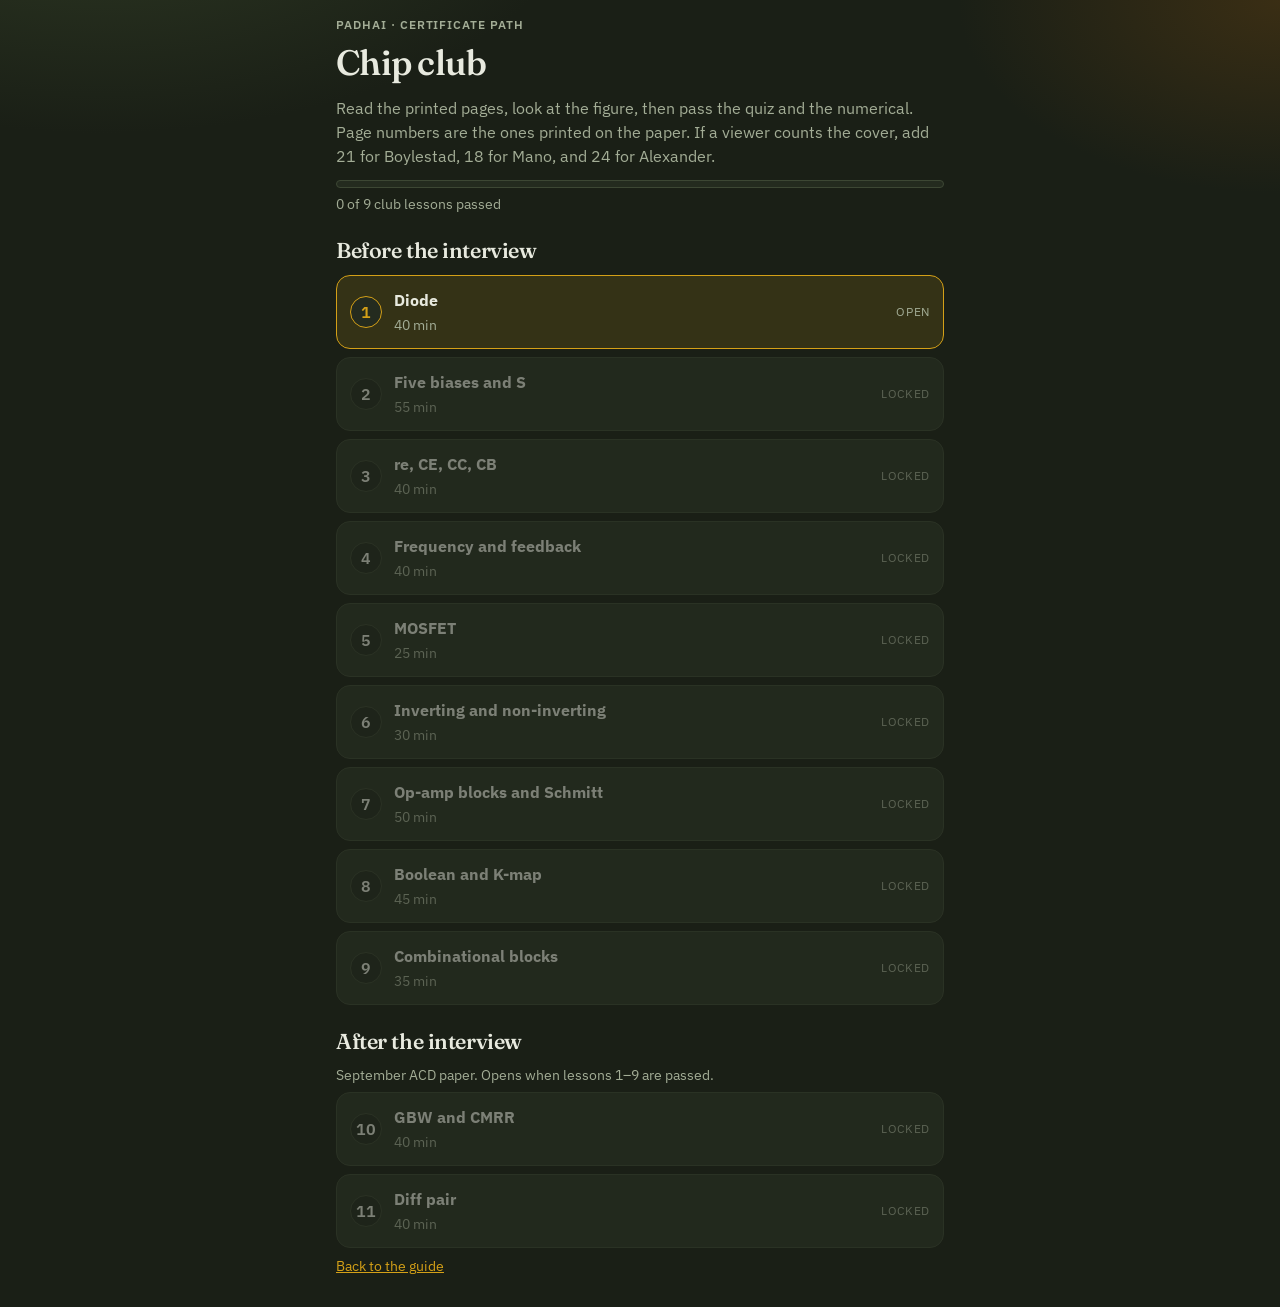
<file: docs/club/index.html>
<!DOCTYPE html>
<html lang="en">
<head>
  <meta charset="UTF-8" />
  <meta name="viewport" content="width=device-width, initial-scale=1, viewport-fit=cover" />
  <meta name="theme-color" content="#1a1f16" />
  <meta name="apple-mobile-web-app-capable" content="yes" />
  <title>Chip club course · padhai</title>
  <link rel="preconnect" href="https://fonts.googleapis.com" />
  <link rel="preconnect" href="https://fonts.gstatic.com" crossorigin />
  <link href="https://fonts.googleapis.com/css2?family=Fraunces:opsz,wght@9..144,560;9..144,700&family=IBM+Plex+Sans:wght@400;500;600&display=swap" rel="stylesheet" />
  <style>
    :root {
      --bg: #1a1f16;
      --bg-elev: #242b1f;
      --bg-card: #2c3426;
      --line: #3d4734;
      --text: #e8eadf;
      --muted: #a3ad96;
      --accent: #d4a017;
      --accent-soft: rgba(212, 160, 23, 0.14);
      --ok: #7cb87c;
      --warn: #e0a06a;
      --danger: #d97b6c;
      --radius: 14px;
      --font: "IBM Plex Sans", system-ui, sans-serif;
      --display: "Fraunces", Georgia, serif;
      --safe-bottom: env(safe-area-inset-bottom, 0px);
    }
    * { box-sizing: border-box; }
    html { scroll-behavior: smooth; }
    body {
      margin: 0;
      font-family: var(--font);
      background:
        radial-gradient(900px 480px at 8% -10%, #2f3a24 0%, transparent 55%),
        radial-gradient(700px 420px at 100% 0%, #3a2e14 0%, transparent 46%),
        var(--bg);
      color: var(--text);
      line-height: 1.5;
      min-height: 100dvh;
    }
    a { color: var(--accent); }
    button, input { font: inherit; color: inherit; }
    .wrap { width: min(640px, 100%); margin: 0 auto; padding: 1rem 1rem calc(1.5rem + var(--safe-bottom)); }
    .eyebrow {
      font-size: 0.75rem;
      letter-spacing: 0.08em;
      text-transform: uppercase;
      color: var(--muted);
      font-weight: 600;
      margin: 0;
    }
    h1, h2, h3 { font-family: var(--display); font-weight: 560; letter-spacing: -0.02em; }
    h1 { font-size: clamp(1.7rem, 6vw, 2.2rem); margin: 0.2rem 0 0.35rem; }
    h2 { font-size: 1.35rem; margin: 0 0 0.35rem; }
    h3 { font-size: 1.05rem; margin: 0 0 0.35rem; }
    p { margin: 0.4rem 0; }
    .muted { color: var(--muted); }
    .small { font-size: 0.86rem; }
    .bar {
      height: 8px;
      background: var(--bg-elev);
      border-radius: 99px;
      overflow: hidden;
      border: 1px solid var(--line);
      margin: 0.7rem 0 0.3rem;
    }
    .bar > span { display: block; height: 100%; background: var(--accent); width: 0; }
    .track-label { margin: 1.3rem 0 0.45rem; }
    .row {
      display: grid;
      grid-template-columns: auto 1fr auto;
      gap: 0.75rem;
      align-items: center;
      width: 100%;
      text-align: left;
      background: var(--bg-card);
      border: 1px solid var(--line);
      border-radius: var(--radius);
      padding: 0.75rem 0.8rem;
      margin: 0 0 0.5rem;
      cursor: pointer;
    }
    .row.done { border-color: #3f5a3f; }
    .row.current { border-color: var(--accent); background: var(--accent-soft); }
    .row.locked { opacity: 0.48; cursor: not-allowed; }
    .badge {
      width: 2rem;
      height: 2rem;
      border-radius: 50%;
      display: grid;
      place-items: center;
      border: 1px solid var(--line);
      font-weight: 600;
      background: var(--bg-elev);
    }
    .row.done .badge { color: var(--ok); border-color: #3f5a3f; }
    .row.current .badge { color: var(--accent); border-color: var(--accent); }
    .status { font-size: 0.75rem; color: var(--muted); text-transform: uppercase; letter-spacing: 0.06em; }
    .top {
      display: flex;
      justify-content: space-between;
      align-items: center;
      gap: 0.75rem;
      margin-bottom: 0.8rem;
    }
    .ghost, .primary, .choice {
      border-radius: 999px;
      border: 1px solid var(--line);
      background: var(--bg-elev);
      padding: 0.55rem 0.9rem;
      cursor: pointer;
    }
    .primary { background: var(--accent); color: #1a1f16; border-color: var(--accent); font-weight: 600; }
    .primary:disabled { opacity: 0.45; cursor: not-allowed; }
    .steps { display: flex; gap: 0.35rem; flex-wrap: wrap; margin: 0.6rem 0 0.9rem; }
    .step {
      border: 1px solid var(--line);
      background: transparent;
      color: var(--muted);
      border-radius: 999px;
      padding: 0.28rem 0.65rem;
      cursor: pointer;
    }
    .step.on { color: #1a1f16; background: var(--accent); border-color: var(--accent); }
    .step:disabled { opacity: 0.4; cursor: not-allowed; }
    .card {
      background: var(--bg-card);
      border: 1px solid var(--line);
      border-radius: var(--radius);
      padding: 0.9rem 1rem;
      margin: 0.6rem 0;
    }
    .read-item { margin: 0.55rem 0; }
    .book { color: var(--accent); font-weight: 600; }
    .fig {
      width: 100%;
      height: auto;
      background: #1e241b;
      border-radius: 12px;
      border: 1px solid var(--line);
      display: block;
    }
    .shot { margin: 0.75rem 0 0.2rem; }
    .shot img {
      width: 100%;
      height: auto;
      border-radius: 10px;
      border: 1px solid var(--line);
      background: #fff;
    }
    .shot figcaption { margin-top: 0.3rem; }
    .eq {
      font-family: var(--display);
      background: var(--bg-elev);
      border-radius: 10px;
      padding: 0.45rem 0.7rem;
      margin: 0.45rem 0;
    }
    fieldset {
      border: 1px solid var(--line);
      border-radius: 12px;
      margin: 0.7rem 0;
      padding: 0.7rem 0.8rem 0.4rem;
    }
    legend { padding: 0 0.3rem; font-weight: 600; }
    .choice {
      display: flex;
      gap: 0.55rem;
      align-items: flex-start;
      width: 100%;
      border-radius: 10px;
      margin: 0.35rem 0;
      text-align: left;
    }
    .choice.right { border-color: #3f5a3f; color: var(--ok); }
    .choice.wrong { border-color: #6a3d36; color: var(--danger); }
    label.field { display: block; margin: 0.7rem 0; font-weight: 600; }
    input[type="text"], input[type="number"] {
      display: block;
      width: 100%;
      margin-top: 0.3rem;
      background: var(--bg);
      border: 1px solid var(--line);
      border-radius: 10px;
      padding: 0.6rem 0.7rem;
      font-weight: 500;
    }
    .ok { color: var(--ok); }
    .bad { color: var(--danger); }
    .actions { display: flex; flex-wrap: wrap; gap: 0.5rem; margin-top: 0.8rem; }
    .cert {
      border: 1px solid var(--accent);
      background:
        linear-gradient(180deg, rgba(212, 160, 23, 0.12), transparent 40%),
        var(--bg-card);
      border-radius: 18px;
      padding: 1.1rem 1rem 0.8rem;
      margin: 0.8rem 0;
    }
    .cert ol { margin: 0.4rem 0 0.2rem; padding-left: 1.2rem; }
    .why { color: var(--muted); font-size: 0.86rem; margin: 0.25rem 0 0.45rem; }
    ul.clean { margin: 0.3rem 0; padding-left: 1.1rem; }
  </style>
</head>
<body>
  <div class="wrap" id="app"></div>
  <script>
    const KEY = "padhai-chip-club-v1";

    const FIG = {
      diode: `<svg class="fig" viewBox="0 0 360 168" role="img" aria-label="PN junction and a diode curve with a forward knee and a Zener knee">
        <rect x="16" y="36" width="64" height="72" rx="8" fill="#3a2e14" stroke="#d4a017"/>
        <text x="48" y="78" text-anchor="middle" fill="#e8eadf" font-size="16">p</text>
        <rect x="92" y="48" width="26" height="48" fill="#242b1f" stroke="#a3ad96"/>
        <text x="105" y="32" text-anchor="middle" fill="#a3ad96" font-size="11">barrier</text>
        <rect x="130" y="36" width="64" height="72" rx="8" fill="#243028" stroke="#7cb87c"/>
        <text x="162" y="78" text-anchor="middle" fill="#e8eadf" font-size="16">n</text>
        <path d="M28 128 H78" stroke="#d4a017" stroke-width="2" fill="none" marker-end="url(#arrow)"/>
        <text x="48" y="146" text-anchor="middle" fill="#d4a017" font-size="11">forward</text>
        <line x1="230" y1="20" x2="230" y2="140" stroke="#3d4734"/>
        <line x1="214" y1="78" x2="344" y2="78" stroke="#3d4734"/>
        <path d="M214 92 C226 92 232 78 240 70 C252 56 268 28 300 22" fill="none" stroke="#d4a017" stroke-width="2"/>
        <path d="M230 78 C226 100 222 118 216 128" fill="none" stroke="#e0a06a" stroke-width="2"/>
        <text x="292" y="18" fill="#d4a017" font-size="11">0.7 V</text>
        <text x="200" y="150" fill="#e0a06a" font-size="11">Zener</text>
        <defs><marker id="arrow" markerWidth="8" markerHeight="8" refX="6" refY="3" orient="auto"><path d="M0 0 L6 3 L0 6 Z" fill="#d4a017"/></marker></defs>
      </svg>`,
      divider: `<svg class="fig" viewBox="0 0 360 180" role="img" aria-label="Voltage divider bias reduced to a Thevenin source">
        <text x="70" y="18" text-anchor="middle" fill="#a3ad96" font-size="12">as drawn</text>
        <text x="250" y="18" text-anchor="middle" fill="#a3ad96" font-size="12">base loop</text>
        <path d="M40 36 V150 M40 36 H100 M100 36 V70" fill="none" stroke="#e8eadf" stroke-width="1.5"/>
        <path d="M100 96 V150 H40" fill="none" stroke="#e8eadf" stroke-width="1.5"/>
        <rect x="92" y="70" width="16" height="26" fill="none" stroke="#d4a017"/>
        <text x="118" y="86" fill="#d4a017" font-size="12">R1</text>
        <rect x="92" y="112" width="16" height="26" fill="none" stroke="#e8eadf"/>
        <text x="118" y="128" fill="#e8eadf" font-size="12">R2</text>
        <circle cx="100" cy="108" r="3" fill="#d4a017"/>
        <text x="78" y="166" fill="#a3ad96" font-size="11">VCC</text>
        <path d="M210 40 H250 V150 H210" fill="none" stroke="#e8eadf" stroke-width="1.5"/>
        <circle cx="230" cy="58" r="10" fill="none" stroke="#d4a017"/>
        <text x="230" y="62" text-anchor="middle" fill="#d4a017" font-size="9">Vth</text>
        <rect x="222" y="84" width="16" height="22" fill="none" stroke="#e0a06a"/>
        <text x="246" y="100" fill="#e0a06a" font-size="12">Rth</text>
        <rect x="222" y="118" width="16" height="22" fill="none" stroke="#7cb87c"/>
        <text x="246" y="134" fill="#7cb87c" font-size="12">RE</text>
        <text x="188" y="166" fill="#a3ad96" font-size="11">open the base lead first</text>
      </svg>`,
      re: `<svg class="fig" viewBox="0 0 360 170" role="img" aria-label="Midband common-emitter model with the bypass capacitor shorted">
        <text x="16" y="22" fill="#a3ad96" font-size="12">midband CE, RE bypassed</text>
        <circle cx="70" cy="78" r="22" fill="none" stroke="#e8eadf"/>
        <text x="70" y="82" text-anchor="middle" fill="#e8eadf" font-size="11">vin</text>
        <path d="M92 78 H130" stroke="#e8eadf"/>
        <rect x="130" y="66" width="46" height="24" fill="none" stroke="#d4a017"/>
        <text x="153" y="82" text-anchor="middle" fill="#d4a017" font-size="11">β re</text>
        <path d="M176 78 H210" stroke="#e8eadf"/>
        <circle cx="228" cy="78" r="16" fill="none" stroke="#7cb87c"/>
        <path d="M214 78 H242 M228 64 V92" stroke="#7cb87c"/>
        <text x="228" y="112" text-anchor="middle" fill="#7cb87c" font-size="11">gm vbe</text>
        <path d="M244 78 H280" stroke="#e8eadf"/>
        <rect x="280" y="66" width="36" height="24" fill="none" stroke="#e8eadf"/>
        <text x="298" y="82" text-anchor="middle" fill="#e8eadf" font-size="11">RC</text>
        <path d="M316 78 H340 V140 H70 V100" fill="none" stroke="#3d4734"/>
        <text x="16" y="150" fill="#e0a06a" font-size="12">Av = −RC / re. Unbypassed: re becomes re + RE.</text>
      </svg>`,
      miller: `<svg class="fig" viewBox="0 0 360 188" role="img" aria-label="Miller multiplication and the four feedback jobs">
        <text x="16" y="18" fill="#a3ad96" font-size="12">Cμ seen from the base</text>
        <rect x="20" y="36" width="70" height="36" fill="none" stroke="#e8eadf"/>
        <text x="55" y="58" text-anchor="middle" fill="#e8eadf" font-size="12">Cπ</text>
        <text x="110" y="58" fill="#d4a017" font-size="18">+</text>
        <rect x="132" y="36" width="150" height="36" fill="#3a2e14" stroke="#d4a017"/>
        <text x="207" y="58" text-anchor="middle" fill="#d4a017" font-size="13">Cμ (1 + gm RC)</text>
        <text x="16" y="96" fill="#a3ad96" font-size="12">what the feedback pair does to the ports</text>
        <text x="16" y="118" fill="#e8eadf" font-size="12">voltage amp · series–shunt · Ri up · Ro down</text>
        <text x="16" y="136" fill="#e8eadf" font-size="12">current amp · shunt–series · Ri down · Ro up</text>
        <text x="16" y="154" fill="#e8eadf" font-size="12">transconductance · series–series · both up</text>
        <text x="16" y="172" fill="#e8eadf" font-size="12">transresistance · shunt–shunt · both down</text>
      </svg>`,
      mos: `<svg class="fig" viewBox="0 0 360 180" role="img" aria-label="MOSFET regions and a CMOS inverter">
        <line x1="28" y1="150" x2="150" y2="150" stroke="#3d4734"/>
        <line x1="28" y1="30" x2="28" y2="150" stroke="#3d4734"/>
        <path d="M36 140 Q70 140 90 70 Q110 30 140 28" fill="none" stroke="#d4a017" stroke-width="2"/>
        <path d="M36 148 L70 120" fill="none" stroke="#7cb87c" stroke-width="2"/>
        <text x="40" y="24" fill="#a3ad96" font-size="11">ID</text>
        <text x="120" y="166" fill="#a3ad96" font-size="11">VDS</text>
        <text x="78" y="64" fill="#d4a017" font-size="11">saturation</text>
        <text x="48" y="112" fill="#7cb87c" font-size="11">triode</text>
        <path d="M220 36 V150" stroke="#e8eadf"/>
        <rect x="250" y="40" width="18" height="40" fill="none" stroke="#e0a06a"/>
        <text x="276" y="64" fill="#e0a06a" font-size="12">P</text>
        <rect x="250" y="100" width="18" height="40" fill="none" stroke="#7cb87c"/>
        <text x="276" y="124" fill="#7cb87c" font-size="12">N</text>
        <text x="200" y="166" fill="#a3ad96" font-size="11">one of them is off</text>
        <text x="188" y="28" fill="#a3ad96" font-size="12">CMOS</text>
      </svg>`,
      opamp: `<svg class="fig" viewBox="0 0 360 170" role="img" aria-label="Inverting amp with virtual ground and non-inverting amp with a virtual short">
        <text x="70" y="18" text-anchor="middle" fill="#a3ad96" font-size="12">inverting</text>
        <text x="250" y="18" text-anchor="middle" fill="#a3ad96" font-size="12">non-inverting</text>
        <polygon points="70,40 110,70 70,100" fill="none" stroke="#e8eadf"/>
        <text x="78" y="66" fill="#d4a017" font-size="12">−</text>
        <text x="78" y="86" fill="#7cb87c" font-size="12">+</text>
        <path d="M40 62 H70" stroke="#e8eadf"/>
        <rect x="24" y="54" width="16" height="16" fill="none" stroke="#d4a017"/>
        <path d="M110 70 H140" stroke="#e8eadf"/>
        <path d="M128 70 V40 H86" stroke="#d4a017" fill="none"/>
        <text x="20" y="120" fill="#d4a017" font-size="12">v− = 0</text>
        <text x="20" y="140" fill="#a3ad96" font-size="11">virtual ground</text>
        <polygon points="230,40 270,70 230,100" fill="none" stroke="#e8eadf"/>
        <text x="238" y="66" fill="#d4a017" font-size="12">−</text>
        <text x="238" y="86" fill="#7cb87c" font-size="12">+</text>
        <path d="M200 86 H230" stroke="#7cb87c"/>
        <text x="188" y="82" fill="#7cb87c" font-size="11">vi</text>
        <path d="M270 70 H310" stroke="#e8eadf"/>
        <path d="M292 70 V48 H246" stroke="#d4a017" fill="none"/>
        <text x="190" y="130" fill="#7cb87c" font-size="12">v− = vi</text>
        <text x="190" y="148" fill="#a3ad96" font-size="11">short, not ground</text>
      </svg>`,
      schmitt: `<svg class="fig" viewBox="0 0 360 170" role="img" aria-label="Inverting Schmitt trigger with two thresholds">
        <polygon points="40,36 86,70 40,104" fill="none" stroke="#e8eadf"/>
        <text x="48" y="66" fill="#d4a017" font-size="13">−</text>
        <text x="48" y="88" fill="#7cb87c" font-size="13">+</text>
        <path d="M16 62 H40" stroke="#e8eadf"/>
        <text x="8" y="54" fill="#a3ad96" font-size="11">vi</text>
        <path d="M86 70 H130" stroke="#e8eadf"/>
        <text x="108" y="62" fill="#a3ad96" font-size="11">vo</text>
        <path d="M112 70 V36 H62" stroke="#d4a017" fill="none"/>
        <text x="88" y="30" fill="#d4a017" font-size="11">R2</text>
        <path d="M62 88 V130" stroke="#7cb87c" fill="none"/>
        <text x="68" y="124" fill="#7cb87c" font-size="11">R1</text>
        <line x1="180" y1="20" x2="180" y2="150" stroke="#3d4734"/>
        <line x1="160" y1="80" x2="340" y2="80" stroke="#3d4734"/>
        <path d="M190 120 H230 V40 H300" fill="none" stroke="#d4a017" stroke-width="2"/>
        <path d="M300 40 H330" fill="none" stroke="#d4a017" stroke-width="2"/>
        <text x="200" y="136" fill="#e0a06a" font-size="11">VLT</text>
        <text x="248" y="34" fill="#7cb87c" font-size="11">VUT</text>
        <text x="300" y="28" fill="#a3ad96" font-size="11">+Vsat</text>
        <text x="190" y="164" fill="#a3ad96" font-size="11">output stays until the other threshold</text>
      </svg>`,
      kmap: `<svg class="fig" viewBox="0 0 360 210" role="img" aria-label="Four-variable K-map with three groups">
        <text x="16" y="18" fill="#a3ad96" font-size="12">AB down, CD across, Gray order 00 01 11 10</text>
        <g font-size="12" fill="#e8eadf" text-anchor="middle">
          <text x="118" y="40">00</text><text x="166" y="40">01</text><text x="214" y="40">11</text><text x="262" y="40">10</text>
          <text x="78" y="68">00</text><text x="78" y="108">01</text><text x="78" y="148">11</text><text x="78" y="188">10</text>
        </g>
        <g stroke="#3d4734" fill="#242b1f">
          <rect x="96" y="48" width="48" height="36"/><rect x="144" y="48" width="48" height="36"/><rect x="192" y="48" width="48" height="36"/><rect x="240" y="48" width="48" height="36"/>
          <rect x="96" y="84" width="48" height="36"/><rect x="144" y="84" width="48" height="36"/><rect x="192" y="84" width="48" height="36"/><rect x="240" y="84" width="48" height="36"/>
          <rect x="96" y="120" width="48" height="36"/><rect x="144" y="120" width="48" height="36"/><rect x="192" y="120" width="48" height="36"/><rect x="240" y="120" width="48" height="36"/>
          <rect x="96" y="156" width="48" height="36"/><rect x="144" y="156" width="48" height="36"/><rect x="192" y="156" width="48" height="36"/><rect x="240" y="156" width="48" height="36"/>
        </g>
        <g fill="rgba(212,160,23,0.35)" stroke="#d4a017">
          <rect x="98" y="50" width="44" height="32"/><rect x="242" y="50" width="44" height="32"/>
          <rect x="98" y="158" width="44" height="32"/><rect x="242" y="158" width="44" height="32"/>
        </g>
        <g fill="rgba(124,184,124,0.28)" stroke="#7cb87c">
          <rect x="98" y="50" width="92" height="32"/><rect x="98" y="158" width="92" height="32"/>
        </g>
        <rect x="146" y="50" width="44" height="68" fill="rgba(224,160,106,0.35)" stroke="#e0a06a"/>
        <g fill="#e8eadf" font-size="13" text-anchor="middle">
          <text x="120" y="70">1</text><text x="168" y="70">1</text><text x="216" y="70">0</text><text x="264" y="70">1</text>
          <text x="120" y="106">0</text><text x="168" y="106">1</text><text x="216" y="106">0</text><text x="264" y="106">0</text>
          <text x="120" y="142">0</text><text x="168" y="142">0</text><text x="216" y="142">0</text><text x="264" y="142">0</text>
          <text x="120" y="178">1</text><text x="168" y="178">1</text><text x="216" y="178">0</text><text x="264" y="178">1</text>
        </g>
      </svg>`,
      adder: `<svg class="fig" viewBox="0 0 360 150" role="img" aria-label="Full adder and a multiplexer used as a function">
        <rect x="24" y="36" width="120" height="78" rx="8" fill="none" stroke="#e8eadf"/>
        <text x="84" y="70" text-anchor="middle" fill="#e8eadf" font-size="13">full adder</text>
        <text x="84" y="90" text-anchor="middle" fill="#a3ad96" font-size="11">sum odd · carry ≥ 2</text>
        <text x="16" y="28" fill="#a3ad96" font-size="11">A B Cin</text>
        <rect x="210" y="36" width="120" height="78" rx="8" fill="none" stroke="#d4a017"/>
        <text x="270" y="68" text-anchor="middle" fill="#d4a017" font-size="13">MUX</text>
        <text x="270" y="88" text-anchor="middle" fill="#a3ad96" font-size="11">data = 0, 1, D, D'</text>
        <text x="200" y="28" fill="#a3ad96" font-size="11">select = the other vars</text>
      </svg>`,
      gbw: `<svg class="fig" viewBox="0 0 360 160" role="img" aria-label="Closed-loop gain trades against bandwidth on one gain-bandwidth product">
        <line x1="40" y1="20" x2="40" y2="130" stroke="#3d4734"/>
        <line x1="40" y1="130" x2="330" y2="130" stroke="#3d4734"/>
        <path d="M50 40 H150 L300 120" fill="none" stroke="#d4a017" stroke-width="2"/>
        <path d="M50 70 H210 L300 120" fill="none" stroke="#7cb87c" stroke-width="2"/>
        <text x="56" y="36" fill="#d4a017" font-size="12">gain 100</text>
        <text x="56" y="66" fill="#7cb87c" font-size="12">gain 50</text>
        <text x="250" y="148" fill="#a3ad96" font-size="12">same GBW, twice the bandwidth</text>
      </svg>`,
      diffpair: `<svg class="fig" viewBox="0 0 360 180" role="img" aria-label="Differential pair with the tail current splitting in half">
        <path d="M80 30 V70 M200 30 V70" stroke="#e8eadf"/>
        <text x="80" y="22" text-anchor="middle" fill="#a3ad96" font-size="11">Q1</text>
        <text x="200" y="22" text-anchor="middle" fill="#a3ad96" font-size="11">Q2</text>
        <circle cx="80" cy="86" r="14" fill="none" stroke="#e8eadf"/>
        <circle cx="200" cy="86" r="14" fill="none" stroke="#e8eadf"/>
        <path d="M80 100 V130 H200 V100" fill="none" stroke="#d4a017" stroke-width="1.5"/>
        <path d="M140 130 V160" stroke="#d4a017" stroke-width="2"/>
        <text x="148" y="150" fill="#d4a017" font-size="13">IT</text>
        <text x="28" y="118" fill="#7cb87c" font-size="12">IE = IT/2</text>
        <text x="214" y="118" fill="#7cb87c" font-size="12">IE = IT/2</text>
        <text x="70" y="176" fill="#a3ad96" font-size="12">matched devices, bases at the signal</text>
      </svg>`
    };

    const SHOTS = {
      "1-0": [["b-p011.png", "Boylestad p. 11 — the junction"], ["b-p014.png", "Boylestad p. 14 — the diode curve"]],
      "1-1": [["b-p028.png", "Boylestad p. 28 — diode equivalent"]],
      "1-2": [["b-p039.png", "Boylestad p. 39 — Zener"]],
      "2-0": [["a-p037.png", "Alexander p. 37 — Kirchhoff"]],
      "2-1": [["a-p139.png", "Alexander p. 139 — Thevenin"]],
      "2-2": [["b-p163.png", "Boylestad p. 163 — fixed bias"], ["b-p170.png", "Boylestad p. 170 — emitter bias"]],
      "2-3": [["b-p176.png", "Boylestad p. 176 — voltage divider"]],
      "2-4": [["b-p182.png", "Boylestad p. 182 — collector feedback"]],
      "2-5": [["b-p191.png", "Boylestad p. 191 — both feedbacks"]],
      "2-6": [["b-p220.png", "Boylestad p. 220 — stability factor"]],
      "3-0": [["b-p258.png", "Boylestad p. 258 — re model"]],
      "3-1": [["b-p262.png", "Boylestad p. 262 — common emitter"]],
      "3-2": [["b-p273.png", "Boylestad p. 273 — emitter follower"]],
      "3-3": [["b-p277.png", "Boylestad p. 277 — common base"]],
      "3-4": [["b-p293.png", "Boylestad p. 293 — Zi, Zo, Av"]],
      "4-0": [["b-p575.png", "Boylestad p. 575 — Miller"]],
      "4-1": [["b-p754.png", "Boylestad p. 754 — feedback connections"]],
      "5-0": [["b-p403.png", "Boylestad p. 403 — enhancement MOSFET"], ["b-p405.png", "Boylestad p. 405 — drain curves"]],
      "5-1": [["b-p412.png", "Boylestad p. 412 — CMOS inverter"]],
      "6-0": [["b-p623.png", "Boylestad p. 623 — inverting"], ["b-p624.png", "Boylestad p. 624 — non-inverting"]],
      "7-0": [["b-p657.png", "Boylestad p. 657 — summing"], ["b-p660.png", "Boylestad p. 660 — follower"], ["b-p663.png", "Boylestad p. 663 — instrumentation"]],
      "7-1": [["b-p723.png", "Boylestad p. 723 — comparator"]],
      "8-0": [["m-p048.png", "Mano p. 48 — gate equivalents"]],
      "8-1": [["m-p061.png", "Mano p. 61 — logic gates"]],
      "8-2": [["m-p075.png", "Mano p. 75 — K-map"], ["m-p081.png", "Mano p. 81 — four variables"], ["m-p091.png", "Mano p. 91 — NAND–NAND"]],
      "9-0": [["m-p134.png", "Mano p. 134 — half adder"], ["m-p136.png", "Mano p. 136 — full adder"]],
      "9-1": [["m-p150.png", "Mano p. 150 — decoder"]],
      "9-2": [["m-p158.png", "Mano p. 158 — multiplexer"]],
      "10-0": [["b-p632.png", "Boylestad p. 632 — gain and bandwidth"]],
      "10-1": [["b-p641.png", "Boylestad p. 641 — differential and common mode"]],
      "11-0": [["b-p611.png", "Boylestad p. 611 — diff pair"]],
      "11-1": [["b-p206.png", "Boylestad p. 206 — current mirror"]]
    };

    const LESSONS = [
      {
        id: 1, track: "club", title: "Diode", minutes: 40,
        read: [
          { book: "Boylestad 11e", pages: "printed pp. 10–16", note: "§1.6 Semiconductor diode. Depletion, barrier, forward and reverse. Skip the bonding chapter before this." },
          { book: "Boylestad 11e", pages: "printed pp. 21–29", note: "§1.8–1.9 Resistance levels and the equivalent circuit. This is where rd and the 0.7 V drop come from." },
          { book: "Boylestad 11e", pages: "printed pp. 38–41", note: "§1.15 Zener diodes. Skip capacitance, reverse recovery, LEDs, and the spec-sheet pages in between." }
        ],
        seeTitle: "Barrier, then a knee",
        see: `<p>A PN junction leaves a depletion region of uncovered ions. Those ions are the barrier. Forward bias lowers it and current rises. Reverse bias widens it and the current sits near −IS until breakdown.</p>
          <p class="eq">I = IS (e^(V / ηVT) − 1) &nbsp;&nbsp; rd = ηVT / ID</p>
          <p>Silicon turns on near 0.7 V, germanium near 0.3 V. Zener breakdown is tunneling, sharp, and used as a reference, usual below about 5 V. Avalanche is carrier multiplication, usual above about 7 V. The part is still called a Zener and is run reverse biased.</p>`,
        fig: "diode",
        figCap: "Gold curve is forward conduction. The amber tail is the Zener knee in reverse.",
        quiz: [
          { q: "What does forward bias do to the barrier?", choices: ["Lowers it, so current rises", "Widens the depletion region", "Sets the current to −IS", "Removes the junction"], answer: 0, why: "Forward bias reduces the barrier. Reverse bias widens the depletion region." },
          { q: "A large reverse voltage, before breakdown, gives about what current?", choices: ["IS e^(V/VT)", "−IS", "V / rd", "Zero exactly, for a real diode"], answer: 1, why: "The exponential dies and I ≈ −IS." },
          { q: "Which breakdown is the reference diode?", choices: ["Avalanche, because it is soft", "Either, they are the same mechanism", "Zener, tunneling, sharp knee", "The forward knee at 0.7 V"], answer: 2, why: "Zener is the sharp tunneling knee used as a reference." },
          { q: "Dynamic resistance at the Q-point is", choices: ["ηVT / ID", "IS / VT", "0.7 / ID", "ηID / VT"], answer: 0, why: "rd = ηVT / ID. At 10 mA and η = 1 that is 2.6 Ω." }
        ],
        numerical: {
          prompt: "ID = 10 mA, η = 1, VT = 26 mV. Find rd in ohms.",
          fields: [{ key: "rd", label: "rd (Ω)", target: 2.6, tol: 0.05 }],
          solution: "rd = 26 mV / 10 mA = 2.6 Ω. A conducting diode is a 0.7 V drop plus a few ohms."
        }
      },
      {
        id: 2, track: "club", title: "Five biases and S", minutes: 55,
        read: [
          { book: "Alexander & Sadiku", pages: "printed p. 37", note: "§2.4 Kirchhoff’s laws. One loop is enough: down from VCC through the base-emitter path." },
          { book: "Alexander & Sadiku", pages: "printed p. 139", note: "§4.5 Thevenin’s theorem. You need this before the divider." },
          { book: "Boylestad 11e", pages: "printed pp. 163–174", note: "§4.3 fixed bias and §4.4 emitter bias." },
          { book: "Boylestad 11e", pages: "printed pp. 175–180", note: "§4.5 voltage-divider bias. This is the one to be able to redraw." },
          { book: "Boylestad 11e", pages: "printed pp. 181–188", note: "§4.6 collector feedback. RC carries IE, not just IC." },
          { book: "Boylestad 11e", pages: "printed pp. 189–192", note: "§4.9 miscellaneous bias. Both feedbacks live here." },
          { book: "Boylestad 11e", pages: "printed pp. 217–224", note: "§4.18 bias stabilization. Skip the design and troubleshooting sections around it." }
        ],
        seeTitle: "Open the base, then write S",
        see: `<p>Same three questions every time: IB, IC, VCE. Fixed bias puts β naked in IC, so S = 1+β. Collector feedback takes RB from the collector, and RC carries IE. Emitter feedback adds RE. Both feedbacks use RB from collector to base and RE to ground.</p>
          <p class="eq">VTH = VCC · R2 / (R1 + R2) &nbsp;&nbsp; RTH = R1 ∥ R2</p>
          <p class="eq">IE = (VTH − 0.7) / (RE + RTH / (β+1))</p>
          <p>The shortcut IC ≈ (VTH − 0.7) / RE is legal when β RE ≥ 10 RTH. Stability when an emitter resistor is present:</p>
          <p class="eq">S = (1+β)(1 + RB/RE) / (1+β + RB/RE)</p>
          <p>RE helps only when RB/RE is not huge: IC up, VE up, VBE down, IB down. For the sample set β = 100, RB = 100 kΩ, RC = RE = 1 kΩ, divider RTH = 10 kΩ, the S values run 101, 50.8, 50.8, 34.1, 10 from fixed to divider.</p>`,
        fig: "divider",
        figCap: "The divider is emitter feedback after you replace R1 and R2 with VTH and RTH.",
        quiz: [
          { q: "Fixed bias has stability factor", choices: ["S = 1", "S = 1+β", "S = β / RE", "S = RB / RE"], answer: 1, why: "No emitter resistor. S = 1+β. For β = 100 that is 101." },
          { q: "In collector feedback, the current in RC is", choices: ["IE", "IC only", "IB only", "IC − IB"], answer: 0, why: "Base current is taken from the collector node, so RC carries IC + IB." },
          { q: "The divider shortcut is legal when", choices: ["β is infinite", "RTH ≥ β RE", "β RE ≥ 10 RTH", "RE = 0"], answer: 2, why: "β RE at least ten times RTH. Otherwise use the exact IE formula." },
          { q: "Why does RE pull IC back?", choices: ["It increases β", "IC up, VE up, VBE down, IB down", "It shorts the collector", "It makes S = 1+β"], answer: 1, why: "That loop is the whole point of the emitter resistor." }
        ],
        numerical: {
          prompt: "VCC = 10 V, R1 = 40 kΩ, R2 = 10 kΩ, RE = 1 kΩ, β = 100, VBE = 0.7 V. Shortcut IC, then exact IC, both in mA.",
          fields: [
            { key: "short", label: "Shortcut IC (mA)", target: 1.3, tol: 0.02 },
            { key: "exact", label: "Exact IC (mA)", target: 1.19, tol: 0.02 }
          ],
          solution: "VTH = 2 V, RTH = 8 kΩ. β RE = 100 kΩ is more than 10 × 8 kΩ, so the shortcut is legal: IC ≈ 1.30 mA. Exact IE = 1.30 / (1 + 8/101) kΩ = 1.20 mA, and IC = 1.19 mA."
        }
      },
      {
        id: 3, track: "club", title: "re, CE, CC, CB", minutes: 40,
        read: [
          { book: "Boylestad 11e", pages: "printed pp. 257–261", note: "§5.4 The re transistor model. Stop before the hybrid chapters." },
          { book: "Boylestad 11e", pages: "printed pp. 262–265", note: "§5.5 Common-emitter fixed bias. Midband gain." },
          { book: "Boylestad 11e", pages: "printed pp. 273–276", note: "§5.8 Emitter follower." },
          { book: "Boylestad 11e", pages: "printed pp. 277–279", note: "§5.9 Common base." },
          { book: "Boylestad 11e", pages: "printed pp. 292–294", note: "§5.15 Two-port Zi, Zo, Av. Skip §5.19–5.22." }
        ],
        seeTitle: "DC sets IE. AC uses re.",
        see: `<p class="eq">re = VT / IE &nbsp;&nbsp; gm ≈ 1/re &nbsp;&nbsp; rπ = β re</p>
          <p>Those last two need IC ≈ IE. At 1 mA, re = 26 Ω. A bypass capacitor shorts RE at midband. Unbypassed, every re becomes re + RE: gain falls, input resistance rises.</p>
          <ul class="clean">
            <li>CE: Av = −RC/re, 180°, Ri = β re, Ro = RC. The voltage amplifier.</li>
            <li>CC: Av ≈ 1, no inversion, Ri = β(re+RE), Ro ≈ re. A buffer.</li>
            <li>CB: Av = +RC/re, Ri = re, Ro = RC. Same gain size as CE, better at high frequency.</li>
          </ul>
          <p>The divider resistors sit in parallel with β re. Forgetting that parallel is the usual lost mark.</p>`,
        fig: "re",
        figCap: "With the bypass in place, RE is gone from the midband picture.",
        quiz: [
          { q: "re is", choices: ["VT / IE", "β VT / IC always, with no approximation", "RC / Av with the sign kept", "26 Ω at every current"], answer: 0, why: "re = VT/IE. 26 Ω is only the 1 mA case." },
          { q: "Shorting RE with a bypass capacitor", choices: ["Lowers the gain and raises Ri", "Does nothing at midband", "Raises |Av| and lowers Ri", "Turns the stage into CB"], answer: 2, why: "The emitter resistor disappears, so |Av| = RC/re and Ri = β re." },
          { q: "A common collector is there to", choices: ["Invert and give gain RC/re", "Buffer: Av ≈ 1, high Ri, low Ro", "Give Ri = re", "Replace the collector resistor"], answer: 1, why: "Gain just under 1 is the feature. It isolates a weak source." },
          { q: "Common-base input resistance is about", choices: ["re", "β re", "RC", "RE ∥ RC"], answer: 0, why: "Ri = re, tens of ohms. That is why CB is not driven from a soft source." }
        ],
        numerical: {
          prompt: "IE = 1 mA, VT = 26 mV, RC = 2.6 kΩ, β = 100. |Av| with RE bypassed. Then |Av| with RE = 260 Ω left in.",
          fields: [
            { key: "byp", label: "|Av| bypassed", target: 100, tol: 0.6 },
            { key: "un", label: "|Av| unbypassed", target: 9.1, tol: 0.2 }
          ],
          solution: "re = 26 Ω. Bypassed |Av| = 2600/26 = 100. Unbypassed |Av| = 2600/(26+260) = 9.1."
        }
      },
      {
        id: 4, track: "club", title: "Frequency and feedback", minutes: 40,
        read: [
          { book: "Boylestad 11e", pages: "printed pp. 574–580", note: "§9.10 Miller effect and the start of §9.11 high-frequency BJT response. Skip the Bode-plot drill earlier in the chapter." },
          { book: "Boylestad 11e", pages: "printed pp. 751–756", note: "§14.1–14.2 Feedback concepts and the four connection types. Stop before oscillators." }
        ],
        seeTitle: "Miller, then 1 + Aβ",
        see: `<p>fT = β fβ is where β has fallen to 1. CE loses bandwidth because the collector-base capacitance is multiplied:</p>
          <p class="eq">Cin ≈ Cπ + Cμ (1 + gm RC)</p>
          <p>CB and cascode avoid that multiplication. Negative feedback:</p>
          <p class="eq">Af = A / (1 + A βf)</p>
          <p>βf is the feedback factor, not the BJT β. The same factor cuts gain, desensitizes it, raises bandwidth, and cuts distortion. Series mixing raises Ri. Shunt mixing lowers it. Voltage sampling lowers Ro. Current sampling raises it.</p>`,
        fig: "miller",
        figCap: "A 2 pF device capacitor becomes about 200 pF at the input when the gain is 100.",
        quiz: [
          { q: "fT is", choices: ["The low-frequency bypass corner", "β times fβ, where β has fallen to 1", "1 / (2π RC)", "The midband gain"], answer: 1, why: "fβ is the −3 dB point of β. fT is where β = 1." },
          { q: "Miller input capacitance is about", choices: ["Cπ + Cμ(1 + gm RC)", "Cπ + Cμ", "Cμ / (1 + gm RC)", "gm RC only"], answer: 0, why: "The gain multiplies Cμ. That is why CE rolls off first." },
          { q: "A voltage amplifier samples and mixes as", choices: ["Shunt–shunt", "Shunt–series", "Series–shunt", "Series–series"], answer: 2, why: "Voltage sampling, series mixing. Ri up, Ro down." },
          { q: "A = 1000 and βf = 0.1. If A falls 20%, Af", choices: ["Falls 20%", "Stays near 9.9", "Doubles", "Becomes 800"], answer: 1, why: "Af = 9.90, then 9.88. That is desensitivity." }
        ],
        numerical: {
          prompt: "A = 1000, βf = 0.1. Af now, and Af after A falls to 800. Two decimals.",
          fields: [
            { key: "af1", label: "Af at A = 1000", target: 9.90, tol: 0.02 },
            { key: "af2", label: "Af at A = 800", target: 9.88, tol: 0.03 }
          ],
          solution: "1000/101 = 9.90. 800/81 = 9.88. Open-loop gain moved by 200. Closed-loop gain moved by about 0.03."
        }
      },
      {
        id: 5, track: "club", title: "MOSFET", minutes: 25,
        read: [
          { book: "Boylestad 11e", pages: "printed pp. 402–409", note: "§6.8 Enhancement-type MOSFET only. Skip the JFET sections before it." },
          { book: "Boylestad 11e", pages: "printed pp. 411–412", note: "§6.11 CMOS. Skip chapters 7 and 8. This lesson is for the club, not the ACD paper." }
        ],
        seeTitle: "Square law, and one device off",
        see: `<p>An enhancement MOSFET is off at VGS = 0. Overdrive VOV = VGS − Vt.</p>
          <ul class="clean">
            <li>Cutoff: VGS &lt; Vt, ID = 0.</li>
            <li>Triode: VDS &lt; VOV. This is the closed switch.</li>
            <li>Saturation: VDS ≥ VOV. This is the amplifier region.</li>
          </ul>
          <p class="eq">ID = ½ μCox (W/L) (VGS − Vt)²</p>
          <p>The word saturation is the trap. A saturated BJT is the closed switch. A saturated MOSFET is not. In a CMOS inverter the PMOS and NMOS are never both on once the input has settled, so there is no static path from VDD to ground.</p>`,
        fig: "mos",
        figCap: "The gold curve is saturation. The green line is triode. The inverter has no DC path when it is sitting still.",
        quiz: [
          { q: "NMOS saturation means", choices: ["VDS ≥ VGS − Vt, and VGS > Vt", "VDS is almost 0", "The device is fully on as a switch", "VGS = 0"], answer: 0, why: "Saturation is the flat amplifier region, past the overdrive." },
          { q: "The MOSFET region used as a closed switch is", choices: ["Saturation", "Triode", "Cutoff", "Zener"], answer: 1, why: "Small VDS. Opposite naming from a saturated BJT." },
          { q: "A settled CMOS inverter", choices: ["Draws a steady current through both devices", "Needs a base current", "Has one device off, so no DC path", "Uses depletion loads only"], answer: 2, why: "Current flows while the next gate is charging, not while the output sits still." },
          { q: "In saturation, ID depends on", choices: ["(VGS − Vt)²", "VDS² only", "VGS linearly", "The BJT exponential"], answer: 0, why: "Square law. A BJT is exponential." }
        ],
        numerical: {
          prompt: "μCox = 200 μA/V², W/L = 10, Vt = 0.5 V, VGS = 1.5 V, VDS = 2 V. ID in mA.",
          fields: [{ key: "id", label: "ID (mA)", target: 1, tol: 0.02 }],
          solution: "VOV = 1 V and VDS > VOV, so saturation. ID = ½ × 200 μA/V² × 10 × 1² = 1.00 mA."
        }
      },
      {
        id: 6, track: "club", title: "Inverting and non-inverting", minutes: 30,
        read: [
          { book: "Boylestad 11e", pages: "printed pp. 620–628", note: "§10.4–10.5 Op-amp basics and the practical inverting and non-inverting circuits." },
          { book: "Gaikwad", pages: "chapter 3", note: "Same two gains. The PDF is a scan, so use the contents page. The figure is here." }
        ],
        seeTitle: "Short is not ground",
        see: `<p>Linear region, negative feedback: the input currents are zero, and v+ ≈ v−. A virtual short is that equality. Virtual ground is the special case v+ = 0, so v− = 0. The pin is not wired to ground, and the input current goes through the feedback element.</p>
          <p class="eq">inverting: vo = −(RF / R1) vi &nbsp;&nbsp; Rin = R1</p>
          <p class="eq">non-inverting: vo = (1 + RF / R1) vi &nbsp;&nbsp; Rin → ∞</p>
          <p>The non-inverting circuit has a virtual short and no virtual ground. Setting v− to 0 there ruins the gain.</p>`,
        fig: "opamp",
        figCap: "Left: v− sits at 0 because the + pin is grounded. Right: both inputs sit at vi.",
        quiz: [
          { q: "Which circuit has a virtual ground?", choices: ["Inverting", "Non-inverting", "Both", "Neither, if the gain is finite but huge"], answer: 0, why: "Virtual ground needs the + pin at 0 V. The non-inverting input is the signal." },
          { q: "On a non-inverting amp the inverting pin sits at", choices: ["0 V", "vi", "vo", "−vi"], answer: 1, why: "Virtual short: v− = v+ = vi." },
          { q: "Ideal inverting input resistance is", choices: ["Infinite", "RF", "R1", "R1 ∥ RF"], answer: 2, why: "The source sees R1 into a virtual ground." },
          { q: "Current through the input resistor", choices: ["Enters the op-amp pin", "Continues through the feedback element", "Is zero because Rin is infinite on an inverting amp", "Comes from the + pin"], answer: 1, why: "Input current into the device is zero. The resistor current has to go through RF." }
        ],
        numerical: {
          prompt: "Inverting: R1 = 10 kΩ, RF = 47 kΩ. Non-inverting: R1 = 10 kΩ, RF = 40 kΩ. The two gains.",
          fields: [
            { key: "inv", label: "Inverting gain", target: -4.7, tol: 0.05 },
            { key: "non", label: "Non-inverting gain", target: 5, tol: 0.05 }
          ],
          solution: "−47/10 = −4.7. 1 + 40/10 = 5."
        }
      },
      {
        id: 7, track: "club", title: "Op-amp blocks and Schmitt", minutes: 50,
        read: [
          { book: "Boylestad 11e", pages: "printed pp. 653–666", note: "§11.1–11.3 constant gain, summing, buffer, and §11.5 instrumentation." },
          { book: "Boylestad 11e", pages: "printed pp. 722–727", note: "§13.2 Comparator. Boylestad does not teach the Schmitt trigger as its own section." },
          { book: "Gaikwad", pages: "chapter 6", note: "Integrator and differentiator. Scan: use the contents. Schmitt is the nonlinear chapter in the same book; the thresholds are drawn here." }
        ],
        seeTitle: "One threshold chatters. Two do not.",
        see: `<ul class="clean">
            <li>Summer: vo = −RF (v1/R1 + v2/R2 + …)</li>
            <li>Difference, matched ratios α: vo = α (v2 − v1)</li>
            <li>Follower: vo = vi. Buffer, widest bandwidth.</li>
            <li>Integrator: vo = −(1/RC) ∫ vi dt. Square in, triangle out. RF across C so offset does not ramp to the rail.</li>
            <li>Differentiator: vo = −RC dvi/dt. Gain rises with frequency, so it is noisy. A small series R with C stops that.</li>
            <li>IA: vo = (R2/R1) (1 + 2 Rf/RG) (v2 − v1). Both inputs are + pins.</li>
          </ul>
          <p>A comparator has no negative feedback and one threshold, so noise chatters. The inverting Schmitt puts the signal on −, R1 from + to ground, R2 from the output back to +.</p>
          <p class="eq">VUT = +Vsat · R1/(R1+R2) &nbsp;&nbsp; VLT = −VUT &nbsp;&nbsp; VH = VUT − VLT</p>`,
        fig: "schmitt",
        figCap: "Between VLT and VUT the output stays where it last switched.",
        quiz: [
          { q: "A square wave into an ideal integrator comes out as", choices: ["A triangle", "Spikes", "The same square", "Zero"], answer: 0, why: "The integral of a constant is a ramp. Square in, triangle out." },
          { q: "The resistor across an integrator capacitor", choices: ["Raises the ideal high-frequency gain", "Is the differentiator", "Keeps DC gain finite so offset does not rail the output", "Sets the Schmitt thresholds"], answer: 2, why: "DC gain becomes −RF/R instead of infinite." },
          { q: "An ideal differentiator’s gain magnitude", choices: ["Falls with frequency", "Rises with frequency", "Is 1", "Is −RF/R1"], answer: 1, why: "|vo/vi| = ω RC. That is why it amplifies hiss." },
          { q: "Inverting Schmitt, R1 to ground and R2 to the output. VUT is", choices: ["+Vsat · R1/(R1+R2)", "+Vsat · R2/R1", "0", "−Vsat"], answer: 0, why: "The + pin is a divider on the output. Rising input trips at the positive fraction of Vsat." }
        ],
        numerical: {
          prompt: "Inverting Schmitt, ±Vsat = ±10 V, R1 = 10 kΩ to ground, R2 = 40 kΩ to the output. VUT and VLT in volts.",
          fields: [
            { key: "ut", label: "VUT (V)", target: 2, tol: 0.05 },
            { key: "lt", label: "VLT (V)", target: -2, tol: 0.05 }
          ],
          solution: "β = 10/50 = 0.2. VUT = +2 V, VLT = −2 V, hysteresis = 4 V."
        }
      },
      {
        id: 8, track: "club", title: "Boolean and K-map", minutes: 45,
        read: [
          { book: "Mano & Ciletti 5e", pages: "printed pp. 43–55", note: "§2.4–2.6 Theorems, Boolean functions, canonical SOP and POS." },
          { book: "Mano & Ciletti 5e", pages: "printed pp. 60–66", note: "§2.8 Digital logic gates. NAND and NOR as universal gates." },
          { book: "Mano & Ciletti 5e", pages: "printed pp. 73–92", note: "§3.2–3.6 K-map through NAND and NOR implementation. Skip HDL at the end of the chapter." }
        ],
        seeTitle: "Circle 1s. A don’t-care is optional.",
        see: `<p>SOP lists the 1s as products and ORs them. POS lists the 0s as sums and ANDs them. Canonical means every variable is in every term. NAND is a bubbled-OR. NOR is a bubbled-AND. SOP becomes NAND–NAND. POS becomes NOR–NOR.</p>
          <p>Gray order on both axes. Groups of 2^k only. Edges wrap. A group of 2^k removes k variables. Use a don’t-care only when it enlarges a group. Never pull a 0 into an SOP group.</p>
          <p class="eq">F = Σ m(0,1,2,5,8,9,10) = B'D' + B'C' + A'C'D</p>
          <p>Gold is the four corners, B'D', and that group wraps. Green is B'C', also wrapping. Amber is the pair that exists only to cover m5.</p>`,
        fig: "kmap",
        figCap: "All three groups are essential. m5 has nowhere else to go.",
        quiz: [
          { q: "On a K-map you circle", choices: ["1s for POS and 0s for SOP", "1s for SOP and 0s for POS", "Only the don’t-cares", "Every cell"], answer: 1, why: "SOP is the 1s. POS is the 0s." },
          { q: "A don’t-care is used when", choices: ["It makes a legal group larger", "It is a required 1", "You must cover every d", "It lets you group a 0"], answer: 0, why: "A d you leave out is not a missed 1." },
          { q: "A sum of products is built in NAND as", choices: ["NOR–NOR", "One NAND and a separate OR", "NAND–NAND", "XOR only"], answer: 2, why: "The second NAND does the OR, by DeMorgan." },
          { q: "A group of 4 removes", choices: ["1 variable", "2 variables", "4 variables", "No variables"], answer: 1, why: "A group of 2^k removes k variables. 4 = 2^2." }
        ],
        numerical: {
          prompt: "Type a minimum SOP for Σ m(0,1,2,5,8,9,10). Primes as quotes. Example shape: B'D' + B'C' + A'C'D",
          kind: "sop",
          fields: [{ key: "f", label: "F" }],
          solution: "F = B'D' + B'C' + A'C'D. The pair A'C'D is essential because of m5. B'(C' + D') + A'C'D is the same function."
        }
      },
      {
        id: 9, track: "club", title: "Combinational blocks", minutes: 35,
        read: [
          { book: "Mano & Ciletti 5e", pages: "printed pp. 133–141", note: "§4.5 Binary adder–subtractor." },
          { book: "Mano & Ciletti 5e", pages: "printed pp. 150–155", note: "§4.9 Decoders." },
          { book: "Mano & Ciletti 5e", pages: "printed pp. 158–164", note: "§4.11 Multiplexers. Skip HDL." }
        ],
        seeTitle: "Odd ones, and a data pin",
        see: `<p>Half adder: sum = A ⊕ B, carry = AB. Full adder: sum = A ⊕ B ⊕ Cin, which is 1 for an odd number of 1s. Carry = AB + BCin + ACin, which is 1 when at least two inputs are 1.</p>
          <p>On an adder–subtractor, M = 0 adds. M = 1 inverts B and sets C0 = 1, which adds the 2’s complement.</p>
          <p>A decoder makes one output per minterm. OR the outputs whose minterms are 1 and you have the SOP. A MUX puts variables on the select pins and wires each data pin to 0, 1, D, or D'.</p>`,
        fig: "adder",
        figCap: "Left is the adder. Right is a function built by wiring the MUX data pins.",
        quiz: [
          { q: "Full-adder sum is", choices: ["A ⊕ B ⊕ Cin", "AB + Cin", "A + B + Cin", "AB Cin"], answer: 0, why: "XOR of the three bits. 1 when the number of 1s is odd." },
          { q: "Full-adder carry is 1 when", choices: ["All three inputs are 0", "Exactly one input is 1", "At least two inputs are 1", "The sum is 0"], answer: 2, why: "Majority. Cout = AB + BCin + ACin." },
          { q: "M = 1 on an adder–subtractor", choices: ["Adds B", "Inverts B and sets the first carry to 1", "Disables the adder", "Swaps sum and carry"], answer: 1, why: "That is a 2’s-complement subtraction." },
          { q: "Leftover-variable MUX data pins are wired to", choices: ["0, 1, D, or D'", "Only the minterms", "Clock and reset", "The carry chain"], answer: 0, why: "Select takes all but one variable. The last variable shows up as D or D' on a data pin." }
        ],
        numerical: {
          prompt: "Full adder. A = 1, B = 1, Cin = 1. Sum and carry, each 0 or 1.",
          fields: [
            { key: "sum", label: "Sum", target: 1, tol: 0 },
            { key: "cout", label: "Carry", target: 1, tol: 0 }
          ],
          solution: "Three 1s. Sum = 1 ⊕ 1 ⊕ 1 = 1. Carry = 1, because at least two inputs are 1."
        }
      },
      {
        id: 10, track: "semester", title: "GBW and CMRR", minutes: 40,
        read: [
          { book: "Boylestad 11e", pages: "printed pp. 631–634", note: "§10.7 Frequency parameters. Gain–bandwidth." },
          { book: "Boylestad 11e", pages: "printed pp. 639–642", note: "§10.9 Differential and common-mode operation." }
        ],
        seeTitle: "One product, two gains",
        see: `<p>For a compensated op-amp the closed-loop bandwidth is the gain–bandwidth product divided by the closed-loop gain.</p>
          <p class="eq">f3dB = GBW / G &nbsp;&nbsp; GBW = G · f3dB</p>
          <p>Common-mode and differential:</p>
          <p class="eq">vd = v1 − v2 &nbsp;&nbsp; vc = (v1 + v2) / 2</p>
          <p class="eq">CMRR = Ad / Acm &nbsp;&nbsp; CMRR(dB) = 20 log10(Ad / Acm)</p>
          <p class="eq">vo = Ad vd + Acm vc</p>
          <p>100 dB is a ratio of 10^5, not 100. The September paper’s Q4 and Q5 are the numerical below.</p>`,
        fig: "gbw",
        figCap: "Halving the gain doubles the bandwidth. The corner still meets the same slope.",
        quiz: [
          { q: "Closed-loop 3 dB frequency is", choices: ["GBW × G", "GBW / G", "G / GBW", "Always the open-loop bandwidth"], answer: 1, why: "More gain, less bandwidth, on one product." },
          { q: "CMRR is", choices: ["Ad / Acm", "Acm / Ad", "Ad + Acm", "20 log vd"], answer: 0, why: "The ratio of differential gain to common-mode gain. Decibels are 20 log of that." },
          { q: "100 dB is a ratio of", choices: ["100", "1000", "10^5", "2"], answer: 2, why: "20 log10(10^5) = 100. A factor of 100 would be 40 dB." },
          { q: "Common-mode input is", choices: ["v1 − v2", "(v1 + v2) / 2", "v1 + v2", "Ad / 2"], answer: 1, why: "The part that is the same on both inputs. The difference is vd." }
        ],
        numerical: {
          prompt: "Gain 100 has f3dB = 10 kHz. Highest gain that still has 20 kHz bandwidth. Then Ad = 200000, CMRR = 100 dB, v1 = 2.001 V, v2 = 1.999 V. Ideal vo in volts. The paper says it does not saturate.",
          fields: [
            { key: "g", label: "Highest gain", target: 50, tol: 0.5 },
            { key: "vo", label: "vo (V)", target: 404, tol: 1 }
          ],
          solution: "GBW = 100 × 10 kHz = 1 MHz. At 20 kHz the gain is 1 MHz / 20 kHz = 50. CMRR = 10^5, so Acm = 2. vd = 0.002 V, vc = 2 V. vo = 200000×0.002 + 2×2 = 404 V."
        }
      },
      {
        id: 11, track: "semester", title: "Diff pair", minutes: 40,
        read: [
          { book: "Boylestad 11e", pages: "printed pp. 610–617", note: "§10.2 Differential amplifier circuit." },
          { book: "Boylestad 11e", pages: "printed pp. 205–208", note: "§4.13 Current mirrors. This is the tail." }
        ],
        seeTitle: "The tail splits in half",
        see: `<p>Two matched transistors share one tail current. Bases near ground, emitter resistor down to −VEE:</p>
          <p class="eq">IT = (|VEE| − 0.7) / RE &nbsp;&nbsp; IE1 = IE2 = IT / 2</p>
          <p>re uses that half current, not the whole tail. A current mirror sets IT from a reference and holds a high AC tail resistance, which cuts common-mode gain and raises CMRR. Differential gain barely moves.</p>
          <p>The September photo of the whole multi-transistor chain is still a paper job after this. Do that Q6 from the photo once this number is easy.</p>`,
        fig: "diffpair",
        figCap: "One tail, two equal emitter currents, if the devices match.",
        quiz: [
          { q: "A matched pair with one tail has", choices: ["Each IE = IT / 2", "Each IE = IT", "Each IE = 2 IT", "IE set by β only"], answer: 0, why: "The tail splits. re is VT over that half." },
          { q: "re of each device uses", choices: ["The whole tail current", "IT / 2", "IC of the mirror reference only", "VCC / RC"], answer: 1, why: "Each emitter carries half the tail." },
          { q: "A stiffer tail (larger RE, or a mirror)", choices: ["Kills Ad", "Lowers CMRR", "Raises CMRR", "Removes the 0.7 V drop"], answer: 2, why: "Common-mode gain falls. Differential gain stays about the same." },
          { q: "A mirror-set tail is about", choices: ["Equal to the reference current", "β times the reference", "Zero at AC and DC", "VBE / β"], answer: 0, why: "Iref = (VCC − VBE) / R, and IT ≈ Iref." }
        ],
        numerical: {
          prompt: "RE = 10 kΩ down to VEE = −8 V. Tail current IT, and each emitter current, in mA.",
          fields: [
            { key: "it", label: "IT (mA)", target: 0.73, tol: 0.015 },
            { key: "ie", label: "Each IE (mA)", target: 0.365, tol: 0.01 }
          ],
          solution: "IT = (8 − 0.7) / 10 kΩ = 0.73 mA. Each IE = 0.365 mA."
        }
      }
    ];

    const STEPS = ["read", "see", "quiz", "num"];
    const STEP_LABEL = { read: "Read", see: "See", quiz: "Quiz", num: "Numerical" };

    let state = load();
    let view = { name: "path" };
    let quizPick = {};
    let quizGraded = null;
    let forceQuiz = false;
    let numShown = false;

    function load() {
      try {
        const raw = JSON.parse(localStorage.getItem(KEY) || "{}");
        return {
          quiz: raw.quiz || {},
          num: raw.num || {},
          clubAt: raw.clubAt || null,
          semAt: raw.semAt || null
        };
      } catch (e) {
        return { quiz: {}, num: {}, clubAt: null, semAt: null };
      }
    }
    function save() {
      localStorage.setItem(KEY, JSON.stringify(state));
    }
    function lessonPassed(id) {
      return !!(state.quiz[id] && state.num[id]);
    }
    function clubDone() {
      return LESSONS.filter(l => l.track === "club").every(l => lessonPassed(l.id));
    }
    function semDone() {
      return LESSONS.every(l => lessonPassed(l.id));
    }
    function unlocked(lesson) {
      if (lesson.track === "semester") return clubDone();
      const prev = LESSONS.filter(l => l.track === "club" && l.id < lesson.id);
      return prev.every(l => lessonPassed(l.id));
    }
    function stampCerts() {
      if (clubDone() && !state.clubAt) state.clubAt = new Date().toISOString();
      if (semDone() && !state.semAt) state.semAt = new Date().toISOString();
      save();
    }
    function esc(s) {
      return String(s).replace(/[&<>]/g, c => ({ "&": "&amp;", "<": "&lt;", ">": "&gt;" }[c]));
    }
    function normSop(raw) {
      let s = String(raw).toLowerCase().replace(/[’′]/g, "'").replace(/\s+/g, "");
      s = s.replace(/^f=/, "");
      s = s.replace(/b'\(c'\+d'\)/g, "b'c'+b'd'");
      s = s.replace(/b'\(d'\+c'\)/g, "b'd'+b'c'");
      const terms = s.split("+").filter(Boolean).map(term => {
        const lits = term.match(/[a-d]'?/g) || [];
        return lits.sort().join("");
      }).sort();
      return terms.join("+");
    }
    const SOP_OK = normSop("b'd'+b'c'+a'c'd");

    function render() {
      const app = document.getElementById("app");
      if (view.name === "path") app.innerHTML = pathHtml();
      else if (view.name === "cert") app.innerHTML = certHtml(view.which);
      else app.innerHTML = lessonHtml();
      bind();
    }

    function pathHtml() {
      const club = LESSONS.filter(l => l.track === "club");
      const n = club.filter(l => lessonPassed(l.id)).length;
      const current = LESSONS.find(l => unlocked(l) && !lessonPassed(l.id));
      return `
        <p class="eyebrow">padhai · certificate path</p>
        <h1>Chip club</h1>
        <p class="muted">Read the printed pages, look at the figure, then pass the quiz and the numerical. Page numbers are the ones printed on the paper. If a viewer counts the cover, add 21 for Boylestad, 18 for Mano, and 24 for Alexander.</p>
        <div class="bar" aria-hidden="true"><span style="width:${(n / 9) * 100}%"></span></div>
        <p class="small muted">${n} of 9 club lessons passed${clubDone() ? " · semester path open" : ""}</p>
        ${certBanner()}
        <h2 class="track-label">Before the interview</h2>
        ${club.map(l => rowHtml(l, current)).join("")}
        <h2 class="track-label">After the interview</h2>
        <p class="small muted">September ACD paper. Opens when lessons 1–9 are passed.</p>
        ${LESSONS.filter(l => l.track === "semester").map(l => rowHtml(l, current)).join("")}
        <p class="small muted"><a href="../">Back to the guide</a></p>`;
    }
    function certBanner() {
      let html = "";
      if (state.clubAt) html += `<div class="card"><h3>Club path complete</h3><p class="small muted">${new Date(state.clubAt).toLocaleString()}</p><button class="primary" data-cert="club" type="button">View certificate</button></div>`;
      if (state.semAt) html += `<div class="card"><h3>Semester path complete</h3><p class="small muted">${new Date(state.semAt).toLocaleString()}</p><button class="primary" data-cert="sem" type="button">View certificate</button></div>`;
      return html;
    }
    function rowHtml(lesson, current) {
      const open = unlocked(lesson);
      const done = lessonPassed(lesson.id);
      const cls = done ? "done" : !open ? "locked" : (current && current.id === lesson.id ? "current" : "");
      const status = done ? "Passed" : !open ? "Locked" : "Open";
      return `<button class="row ${cls}" type="button" data-open="${lesson.id}" ${open ? "" : "disabled"}>
        <span class="badge">${done ? "✓" : lesson.id}</span>
        <span><strong>${esc(lesson.title)}</strong><br><span class="small muted">${lesson.minutes} min</span></span>
        <span class="status">${status}</span>
      </button>`;
    }
    function certHtml(which) {
      const list = which === "club" ? LESSONS.filter(l => l.track === "club") : LESSONS;
      const when = which === "club" ? state.clubAt : state.semAt;
      const title = which === "club" ? "Club path" : "Semester path";
      return `
        <div class="top"><button class="ghost" type="button" data-nav="path">Path</button></div>
        <article class="cert">
          <p class="eyebrow">padhai · chip club</p>
          <h2>${title}</h2>
          <p>${which === "club" ? "Lessons 1–9 passed. The viva blocks and the EDC hole they share." : "Lessons 1–11 passed, including GBW, CMRR, and the diff-pair tail."}</p>
          <p class="small muted">${when ? new Date(when).toLocaleString() : ""}</p>
          <ol>${list.map(l => `<li>${esc(l.title)}</li>`).join("")}</ol>
        </article>`;
    }
    function lessonById(id) {
      return LESSONS.find(l => l.id === id);
    }
    function stepOpen(lesson, step) {
      if (step === "read" || step === "see") return true;
      if (step === "quiz") return true;
      return !!state.quiz[lesson.id];
    }
    function lessonHtml() {
      const lesson = lessonById(view.id);
      const step = view.step;
      return `
        <div class="top">
          <button class="ghost" type="button" data-nav="path">Path</button>
          <span class="small muted">${lesson.track === "club" ? "Club" : "Semester"} · ${lesson.minutes} min</span>
        </div>
        <p class="eyebrow">Lesson ${lesson.id} of 11</p>
        <h1>${esc(lesson.title)}</h1>
        <div class="steps">
          ${STEPS.map(s => `<button class="step ${s === step ? "on" : ""}" type="button" data-step="${s}" ${stepOpen(lesson, s) ? "" : "disabled"}>${STEP_LABEL[s]}</button>`).join("")}
        </div>
        ${step === "read" ? readHtml(lesson) : ""}
        ${step === "see" ? seeHtml(lesson) : ""}
        ${step === "quiz" ? quizHtml(lesson) : ""}
        ${step === "num" ? numHtml(lesson) : ""}`;
    }
    function readHtml(lesson) {
      return `<p>These are the pages. Skip anything the note does not name.</p>
        ${lesson.read.map((r, i) => `<article class="card read-item"><p class="book">${esc(r.book)}</p><p>${esc(r.pages)}</p><p class="muted">${esc(r.note)}</p>
          ${(SHOTS[lesson.id + "-" + i] || []).map(([src, cap]) => `<figure class="shot"><img src="figures/${src}" alt="${esc(cap)}" loading="lazy" onerror="this.parentElement.remove()"><figcaption class="small muted">${esc(cap)}</figcaption></figure>`).join("")}
        </article>`).join("")}
        <div class="actions"><button class="primary" type="button" data-step="see">I have the pages</button></div>`;
    }
    function seeHtml(lesson) {
      return `<h2>${esc(lesson.seeTitle)}</h2>${lesson.see}
        ${FIG[lesson.fig]}
        <p class="small muted">${esc(lesson.figCap)}</p>
        <div class="actions"><button class="primary" type="button" data-step="quiz">Quiz</button></div>`;
    }
    function quizHtml(lesson) {
      if (state.quiz[lesson.id] && !quizGraded && !forceQuiz) {
        return `<p class="ok">Quiz already passed.</p><div class="actions"><button class="primary" type="button" data-step="num">Numerical</button><button class="ghost" type="button" id="redo-quiz">Redo</button></div>`;
      }
      const graded = quizGraded && quizGraded.id === lesson.id;
      return `<p class="small muted">Four questions. Three correct opens the numerical.</p>
        ${lesson.quiz.map((item, i) => `<fieldset><legend>${i + 1}. ${esc(item.q)}</legend>
          ${item.choices.map((c, j) => {
            let cls = "choice";
            if (graded && j === item.answer) cls += " right";
            else if (graded && quizPick[i] === j && j !== item.answer) cls += " wrong";
            return `<label class="${cls}"><input type="radio" name="q${i}" value="${j}" ${quizPick[i] === j ? "checked" : ""} ${graded ? "disabled" : ""}/> <span>${esc(c)}</span></label>`;
          }).join("")}
          ${graded ? `<p class="why">${esc(item.why)}</p>` : ""}
        </fieldset>`).join("")}
        ${graded ? `<p class="${quizGraded.ok ? "ok" : "bad"}">${quizGraded.score} of 4.</p>` : ""}
        <div class="actions">
          ${graded && quizGraded.ok ? `<button class="primary" type="button" data-step="num">Numerical</button>` : ""}
          ${graded && !quizGraded.ok ? `<button class="primary" type="button" id="redo-quiz">Try again</button>` : ""}
          ${!graded ? `<button class="primary" type="button" id="grade-quiz">Check</button>` : ""}
        </div>`;
    }
    function numHtml(lesson) {
      const n = lesson.numerical;
      const done = !!state.num[lesson.id];
      return `<p>${esc(n.prompt)}</p>
        ${n.fields.map(f => `<label class="field">${esc(f.label)}<input type="text" inputmode="${n.kind === "sop" ? "text" : "decimal"}" data-field="${f.key}" autocomplete="off"/></label>`).join("")}
        <div class="actions">
          <button class="primary" type="button" id="grade-num">Check</button>
          <button class="ghost" type="button" id="show-num">Show the worked solution</button>
        </div>
        <div id="num-out"></div>
        ${done ? `<p class="ok">This lesson is passed.</p><div class="actions"><button class="primary" type="button" data-nav="path">Back to the path</button></div>` : ""}
        ${numShown ? `<article class="card"><p>${esc(n.solution)}</p></article>` : ""}`;
    }

    function bind() {
      document.querySelectorAll("[data-open]").forEach(btn => {
        btn.addEventListener("click", () => {
          const lesson = lessonById(Number(btn.dataset.open));
          if (!unlocked(lesson)) return;
          quizPick = {};
          quizGraded = null;
          forceQuiz = false;
          numShown = false;
          view = { name: "lesson", id: lesson.id, step: "read" };
          render();
        });
      });
      document.querySelectorAll("[data-nav]").forEach(btn => {
        btn.addEventListener("click", () => {
          view = { name: btn.dataset.nav };
          render();
        });
      });
      document.querySelectorAll("[data-cert]").forEach(btn => {
        btn.addEventListener("click", () => {
          view = { name: "cert", which: btn.dataset.cert };
          render();
        });
      });
      document.querySelectorAll("[data-step]").forEach(btn => {
        btn.addEventListener("click", () => {
          const lesson = lessonById(view.id);
          const step = btn.dataset.step;
          if (!stepOpen(lesson, step)) return;
          view.step = step;
          if (step !== "quiz") quizGraded = null;
          render();
        });
      });
      const grade = document.getElementById("grade-quiz");
      if (grade) grade.addEventListener("click", gradeQuiz);
      const redo = document.getElementById("redo-quiz");
      if (redo) redo.addEventListener("click", () => {
        quizPick = {};
        quizGraded = null;
        forceQuiz = true;
        render();
      });
      document.querySelectorAll("input[type=radio]").forEach(input => {
        input.addEventListener("change", () => {
          const i = Number(input.name.slice(1));
          quizPick[i] = Number(input.value);
        });
      });
      const gn = document.getElementById("grade-num");
      if (gn) gn.addEventListener("click", gradeNum);
      const sn = document.getElementById("show-num");
      if (sn) sn.addEventListener("click", () => {
        numShown = true;
        render();
      });
    }
    function gradeQuiz() {
      const lesson = lessonById(view.id);
      let score = 0;
      lesson.quiz.forEach((item, i) => {
        if (quizPick[i] === item.answer) score += 1;
      });
      const ok = score >= 3;
      quizGraded = { id: lesson.id, score, ok };
      if (ok) {
        state.quiz[lesson.id] = true;
        forceQuiz = false;
        stampCerts();
      }
      render();
    }
    function gradeNum() {
      const lesson = lessonById(view.id);
      const n = lesson.numerical;
      const values = {};
      let ok = true;
      n.fields.forEach(f => {
        const el = document.querySelector(`[data-field="${f.key}"]`);
        values[f.key] = el ? el.value : "";
        if (n.kind === "sop") {
          if (normSop(values[f.key]) !== SOP_OK) ok = false;
        } else {
          const x = parseFloat(String(values[f.key]).replace(",", "."));
          if (!Number.isFinite(x) || Math.abs(x - f.target) > f.tol) ok = false;
        }
      });
      const out = document.getElementById("num-out");
      if (ok) {
        state.num[lesson.id] = true;
        numShown = true;
        stampCerts();
        render();
      } else if (out) {
        out.innerHTML = `<p class="bad">Not yet. Check the sign and the unit.</p>`;
      }
    }
    render();
  </script>
</body>
</html>
</file>
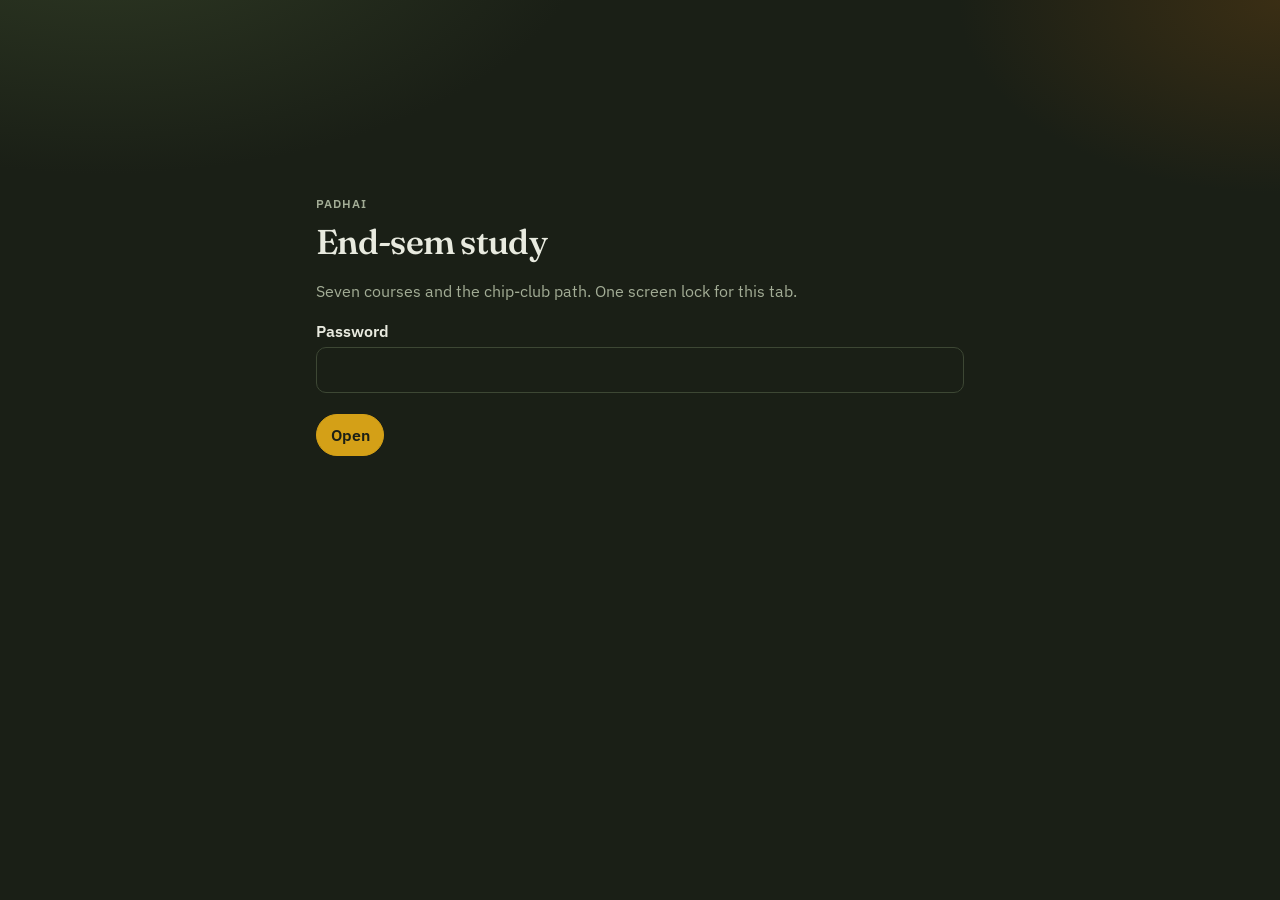
<file: docs/study/index.html>
<!DOCTYPE html>
<html lang="en">
<head>
  <meta charset="UTF-8" />
  <meta name="viewport" content="width=device-width, initial-scale=1, viewport-fit=cover" />
  <meta name="theme-color" content="#1a1f16" />
  <title>End-sem study · padhai</title>
  <link rel="preconnect" href="https://fonts.googleapis.com" />
  <link rel="preconnect" href="https://fonts.gstatic.com" crossorigin />
  <link href="https://fonts.googleapis.com/css2?family=Fraunces:opsz,wght@9..144,560;9..144,700&family=IBM+Plex+Sans:wght@400;500;600&display=swap" rel="stylesheet" />
  <style>
    :root {
      --bg: #1a1f16; --bg-elev: #242b1f; --bg-card: #2c3426; --line: #3d4734;
      --text: #e8eadf; --muted: #a3ad96; --accent: #d4a017;
      --accent-soft: rgba(212, 160, 23, 0.14); --ok: #7cb87c; --danger: #d97b6c;
      --radius: 14px; --font: "IBM Plex Sans", system-ui, sans-serif;
      --display: "Fraunces", Georgia, serif;
      --safe: env(safe-area-inset-bottom, 0px);
    }
    * { box-sizing: border-box; }
    body {
      margin: 0; font-family: var(--font); color: var(--text); line-height: 1.5;
      background:
        radial-gradient(900px 480px at 8% -10%, #2f3a24 0%, transparent 55%),
        radial-gradient(700px 420px at 100% 0%, #3a2e14 0%, transparent 46%),
        var(--bg);
      min-height: 100dvh;
    }
    a { color: var(--accent); }
    button, input { font: inherit; color: inherit; }
    .wrap { width: min(680px, 100%); margin: 0 auto; padding: 1rem 1rem calc(1.4rem + var(--safe)); }
    .eyebrow { font-size: 0.75rem; letter-spacing: 0.08em; text-transform: uppercase; color: var(--muted); font-weight: 600; margin: 0; }
    h1, h2, h3 { font-family: var(--display); font-weight: 560; letter-spacing: -0.02em; margin: 0.2rem 0 0.35rem; }
    h1 { font-size: clamp(1.7rem, 6vw, 2.15rem); }
    h2 { font-size: 1.25rem; }
    p { margin: 0.35rem 0; }
    .muted { color: var(--muted); }
    .small { font-size: 0.86rem; }
    .gate { min-height: 70dvh; display: grid; align-content: center; }
    .card, .row, .cert {
      background: var(--bg-card); border: 1px solid var(--line); border-radius: var(--radius); padding: 0.85rem 1rem; margin: 0.55rem 0;
    }
    .row {
      display: grid; grid-template-columns: auto 1fr auto; gap: 0.7rem; align-items: center;
      width: 100%; text-align: left; cursor: pointer;
    }
    .row.done { border-color: #3f5a3f; }
    .row.current { border-color: var(--accent); background: var(--accent-soft); }
    .row.locked { opacity: 0.45; cursor: not-allowed; }
    .badge {
      width: 2rem; height: 2rem; border-radius: 50%; display: grid; place-items: center;
      border: 1px solid var(--line); background: var(--bg-elev); font-weight: 600;
    }
    .bar { height: 8px; background: var(--bg-elev); border-radius: 99px; overflow: hidden; border: 1px solid var(--line); margin: 0.55rem 0; }
    .bar > span { display: block; height: 100%; background: var(--accent); }
    .ghost, .primary, .step {
      border-radius: 999px; border: 1px solid var(--line); background: var(--bg-elev); padding: 0.5rem 0.85rem; cursor: pointer;
    }
    .primary { background: var(--accent); color: #1a1f16; border-color: var(--accent); font-weight: 600; }
    .primary:disabled, .step:disabled { opacity: 0.45; cursor: not-allowed; }
    .top { display: flex; justify-content: space-between; align-items: center; gap: 0.6rem; margin-bottom: 0.6rem; }
    .steps { display: flex; gap: 0.35rem; flex-wrap: wrap; margin: 0.55rem 0 0.8rem; }
    .step.on { background: var(--accent); color: #1a1f16; border-color: var(--accent); }
    .eq { font-family: var(--display); background: var(--bg-elev); border-radius: 10px; padding: 0.45rem 0.7rem; margin: 0.4rem 0; }
    .fig { width: 100%; height: auto; background: #1e241b; border-radius: 12px; border: 1px solid var(--line); display: block; }
    fieldset { border: 1px solid var(--line); border-radius: 12px; margin: 0.65rem 0; padding: 0.65rem 0.75rem 0.35rem; }
    legend { padding: 0 0.25rem; font-weight: 600; }
    .choice { display: flex; gap: 0.5rem; align-items: flex-start; width: 100%; border: 1px solid var(--line); border-radius: 10px; padding: 0.45rem 0.6rem; margin: 0.3rem 0; background: var(--bg-elev); }
    .choice.right { border-color: #3f5a3f; color: var(--ok); }
    .choice.wrong { border-color: #6a3d36; color: var(--danger); }
    label.field { display: block; margin: 0.65rem 0; font-weight: 600; }
    input[type="text"], input[type="password"] {
      display: block; width: 100%; margin-top: 0.3rem; background: var(--bg);
      border: 1px solid var(--line); border-radius: 10px; padding: 0.6rem 0.7rem;
    }
    .ok { color: var(--ok); } .bad { color: var(--danger); }
    .actions { display: flex; flex-wrap: wrap; gap: 0.45rem; margin-top: 0.7rem; }
    .links a { display: inline-block; margin: 0.2rem 0.55rem 0.2rem 0; }
    ul.clean { margin: 0.3rem 0; padding-left: 1.1rem; }
    .why { color: var(--muted); font-size: 0.86rem; }
    .sheet li { margin: 0.28rem 0; }
  </style>
</head>
<body>
  <div class="wrap" id="app"></div>
  <script src="lessons.js"></script>
  <script src="courses.js"></script>
  <script src="courses2.js"></script>
  <script>
    const AUTH = "padhai-study-auth";
    const KEY = "padhai-study-v1";
    const PASS = "0909";
    const STEPS = ["read", "see", "quiz", "num"];
    const STEP_LABEL = { read: "Read", see: "See", quiz: "Quiz", num: "Numerical" };

    const FIGS = {
      pulse: `<svg class="fig" viewBox="0 0 360 120" role="img" aria-label="A finite pulse is an energy signal. A forever sine is a power signal.">
        <path d="M20 90 H70 V40 H130 V90 H180" fill="none" stroke="#d4a017" stroke-width="2"/>
        <path d="M200 70 Q230 30 260 70 T320 70" fill="none" stroke="#7cb87c" stroke-width="2"/>
        <text x="70" y="110" fill="#d4a017" font-size="12">energy</text>
        <text x="230" y="110" fill="#7cb87c" font-size="12">power</text>
      </svg>`,
      conv: `<svg class="fig" viewBox="0 0 360 130" role="img" aria-label="Flip h, slide it across x, multiply, add.">
        <path d="M30 100 H150" stroke="#3d4734"/>
        <path d="M40 100 V50 H90 V100" fill="none" stroke="#d4a017" stroke-width="2"/>
        <text x="50" y="44" fill="#d4a017" font-size="12">x</text>
        <path d="M190 100 H330" stroke="#3d4734"/>
        <path d="M250 100 V60 H300 V100" fill="none" stroke="#7cb87c" stroke-width="2"/>
        <text x="255" y="52" fill="#7cb87c" font-size="12">h flipped</text>
        <text x="20" y="20" fill="#a3ad96" font-size="12">overlap area is y at that shift</text>
      </svg>`,
      sample: `<svg class="fig" viewBox="0 0 360 120" role="img" aria-label="Sampling faster than twice the highest frequency keeps the sine. Slower sampling folds it.">
        <path d="M20 70 Q60 20 100 70 T180 70 T260 70 T340 70" fill="none" stroke="#d4a017" stroke-width="2"/>
        <g fill="#7cb87c">
          <circle cx="20" cy="70" r="4"/><circle cx="60" cy="20" r="4"/><circle cx="100" cy="70" r="4"/>
          <circle cx="140" cy="120" r="0"/><circle cx="140" cy="20" r="4"/><circle cx="180" cy="70" r="4"/>
        </g>
        <text x="20" y="110" fill="#a3ad96" font-size="12">fs &gt; 2 fmax, or the sine aliases</text>
      </svg>`,
      gauss: `<svg class="fig" viewBox="0 0 360 140" role="img" aria-label="A point charge and a Gaussian sphere. Flux depends on enclosed charge.">
        <circle cx="150" cy="70" r="48" fill="none" stroke="#d4a017" stroke-width="2"/>
        <circle cx="150" cy="70" r="5" fill="#e8eadf"/>
        <text x="210" y="74" fill="#a3ad96" font-size="13">flux = Qenc / ε</text>
      </svg>`,
      wave: `<svg class="fig" viewBox="0 0 360 120" role="img" aria-label="A plane wave travels in z. E and H are perpendicular to each other and to z.">
        <path d="M30 70 H330" stroke="#3d4734"/>
        <path d="M40 70 Q80 20 120 70 T200 70 T280 70" fill="none" stroke="#d4a017" stroke-width="2"/>
        <path d="M40 70 Q80 110 120 70 T200 70" fill="none" stroke="#7cb87c" stroke-width="2"/>
        <text x="40" y="24" fill="#d4a017" font-size="12">E</text>
        <text x="40" y="112" fill="#7cb87c" font-size="12">H</text>
        <text x="250" y="24" fill="#a3ad96" font-size="12">travel →</text>
      </svg>`,
      bridge: `<svg class="fig" viewBox="0 0 360 150" role="img" aria-label="Wheatstone bridge. Balance when the ratio of one arm equals the ratio of the other.">
        <path d="M80 30 H240 M80 30 V120 M240 30 V120 M80 120 H240" fill="none" stroke="#e8eadf"/>
        <text x="140" y="24" fill="#d4a017" font-size="12">P</text>
        <text x="248" y="78" fill="#d4a017" font-size="12">Q</text>
        <text x="60" y="78" fill="#7cb87c" font-size="12">R</text>
        <text x="140" y="140" fill="#7cb87c" font-size="12">S</text>
        <text x="250" y="130" fill="#a3ad96" font-size="12">balance: P/Q = R/S</text>
      </svg>`,
      tree: `<svg class="fig" viewBox="0 0 360 140" role="img" aria-label="A decision tree splits the parent into purer children.">
        <rect x="140" y="16" width="80" height="28" rx="6" fill="none" stroke="#d4a017"/>
        <text x="180" y="35" text-anchor="middle" fill="#d4a017" font-size="12">parent</text>
        <path d="M160 44 L90 78 M200 44 L270 78" stroke="#a3ad96"/>
        <rect x="50" y="78" width="80" height="28" rx="6" fill="none" stroke="#7cb87c"/>
        <rect x="230" y="78" width="80" height="28" rx="6" fill="none" stroke="#e0a06a"/>
        <text x="90" y="96" text-anchor="middle" fill="#7cb87c" font-size="12">purer</text>
        <text x="270" y="96" text-anchor="middle" fill="#e0a06a" font-size="12">other</text>
      </svg>`,
      proj: `<svg class="fig" viewBox="0 0 360 140" role="img" aria-label="Least squares drops a perpendicular from b onto the column space.">
        <path d="M40 110 H300" stroke="#d4a017" stroke-width="2"/>
        <path d="M60 110 L200 30" stroke="#7cb87c" stroke-width="2"/>
        <path d="M200 30 L200 110" stroke="#a3ad96" stroke-dasharray="4 3"/>
        <text x="210" y="28" fill="#7cb87c" font-size="12">b</text>
        <text x="150" y="128" fill="#d4a017" font-size="12">column space</text>
        <text x="208" y="78" fill="#a3ad96" font-size="12">error ⟂</text>
      </svg>`,
      opamp: `<svg class="fig" viewBox="0 0 360 130" role="img" aria-label="Inverting amp has a virtual ground. Non-inverting amp has a virtual short at the signal.">
        <polygon points="40,30 90,60 40,90" fill="none" stroke="#e8eadf"/>
        <text x="48" y="55" fill="#d4a017" font-size="12">−</text>
        <text x="48" y="78" fill="#7cb87c" font-size="12">+</text>
        <text x="20" y="115" fill="#d4a017" font-size="12">v− = 0</text>
        <polygon points="200,30 250,60 200,90" fill="none" stroke="#e8eadf"/>
        <text x="208" y="55" fill="#d4a017" font-size="12">−</text>
        <text x="208" y="78" fill="#7cb87c" font-size="12">+</text>
        <text x="180" y="115" fill="#7cb87c" font-size="12">v− = vi</text>
      </svg>`,
      diode: `<svg class="fig" viewBox="0 0 360 120" role="img" aria-label="Forward curve rises after 0.7 volts. Zener knee is in reverse.">
        <line x1="40" y1="20" x2="40" y2="100" stroke="#3d4734"/>
        <line x1="20" y1="70" x2="180" y2="70" stroke="#3d4734"/>
        <path d="M40 78 C70 78 80 40 150 22" fill="none" stroke="#d4a017" stroke-width="2"/>
        <path d="M40 70 C30 90 24 100 18 104" fill="none" stroke="#e0a06a" stroke-width="2"/>
        <text x="120" y="18" fill="#d4a017" font-size="12">0.7 V</text>
        <text x="200" y="70" fill="#a3ad96" font-size="13">rd = ηVT / ID</text>
      </svg>`,
      kmap: `<svg class="fig" viewBox="0 0 360 110" role="img" aria-label="K-map groups are powers of two. Edges wrap.">
        <g stroke="#3d4734" fill="#242b1f">
          <rect x="40" y="30" width="40" height="30"/><rect x="80" y="30" width="40" height="30"/>
          <rect x="120" y="30" width="40" height="30"/><rect x="160" y="30" width="40" height="30"/>
          <rect x="40" y="60" width="40" height="30"/><rect x="80" y="60" width="40" height="30"/>
          <rect x="120" y="60" width="40" height="30"/><rect x="160" y="60" width="40" height="30"/>
        </g>
        <rect x="42" y="32" width="76" height="26" fill="rgba(212,160,23,0.35)" stroke="#d4a017"/>
        <text x="220" y="55" fill="#a3ad96" font-size="13">group 1s</text>
        <text x="220" y="78" fill="#a3ad96" font-size="13">size 1, 2, 4, 8</text>
      </svg>`
    };

    let state = load();
    let authed = sessionStorage.getItem(AUTH) === "1";
    let view = { name: "home" };
    let quizPick = {};
    let quizGraded = null;
    let forceQuiz = false;
    let numShown = false;

    function load() {
      try { return JSON.parse(localStorage.getItem(KEY) || "{}"); }
      catch (e) { return {}; }
    }
    function save() { localStorage.setItem(KEY, JSON.stringify(state)); }
    function passedKey(sid, lid) { return sid + ":" + lid; }
    function lessonPassed(subject, lesson) {
      const k = passedKey(subject.id, lesson.id);
      return !!(state[k] && state[k].quiz && (lesson.numerical ? state[k].num : true));
    }
    function subjectCount(subject) {
      return subject.lessons.filter(l => lessonPassed(subject, l)).length;
    }
    function unlocked(subject, lesson) {
      const i = subject.lessons.findIndex(l => l.id === lesson.id);
      if (i <= 0) return true;
      return lessonPassed(subject, subject.lessons[i - 1]);
    }
    function esc(s) {
      return String(s).replace(/[&<>]/g, c => ({ "&": "&amp;", "<": "&lt;", ">": "&gt;" }[c]));
    }
    function subjectById(id) { return (window.SUBJECTS || []).find(s => s.id === id); }

    function render() {
      const app = document.getElementById("app");
      if (!authed) app.innerHTML = gateHtml();
      else if (view.name === "home") app.innerHTML = homeHtml();
      else if (view.name === "subject") app.innerHTML = subjectHtml();
      else if (view.name === "sheet") app.innerHTML = sheetHtml();
      else app.innerHTML = lessonHtml();
      bind();
    }

    function gateHtml() {
      return `<div class="gate">
        <p class="eyebrow">padhai</p>
        <h1>End-sem study</h1>
        <p class="muted">Seven courses and the chip-club path. One screen lock for this tab.</p>
        <label class="field">Password
          <input id="pw" type="password" inputmode="numeric" autocomplete="off" />
        </label>
        <div class="actions"><button class="primary" id="enter" type="button">Open</button></div>
        <p id="gate-msg" class="bad"></p>
      </div>`;
    }
    function homeHtml() {
      const subjects = window.SUBJECTS || [];
      const done = subjects.reduce((n, s) => n + subjectCount(s), 0);
      const total = subjects.reduce((n, s) => n + s.lessons.length, 0);
      return `<p class="eyebrow">padhai · one link</p>
        <h1>End-sem</h1>
        <p class="muted">Diagram, formula, quiz, then the number. Local file links open on this Mac. Drive links open the same book on your phone.</p>
        <div class="bar"><span style="width:${total ? (100 * done / total) : 0}%"></span></div>
        <p class="small muted">${done} of ${total} lessons passed</p>
        ${subjects.map(s => {
          const n = subjectCount(s);
          const cls = n === s.lessons.length ? "done" : n ? "current" : "";
          return `<button class="row ${cls}" type="button" data-subject="${s.id}">
            <span class="badge">${n === s.lessons.length ? "✓" : s.short}</span>
            <span><strong>${esc(s.title)}</strong><br><span class="small muted">${n} / ${s.lessons.length} · ${esc(s.blurb)}</span></span>
            <span class="small muted">Open</span>
          </button>`;
        }).join("")}
        <p class="small muted"><a href="../">Phone guide</a></p>`;
    }
    function subjectHtml() {
      const s = subjectById(view.id);
      const n = subjectCount(s);
      const current = s.lessons.find(l => unlocked(s, l) && !lessonPassed(s, l));
      return `<div class="top"><button class="ghost" type="button" data-nav="home">Subjects</button>
        <button class="ghost" type="button" data-sheet="${s.id}">Formula sheet</button></div>
        <p class="eyebrow">${esc(s.code || "")}</p>
        <h1>${esc(s.title)}</h1>
        <p class="muted">${esc(s.blurb)}</p>
        <div class="bar"><span style="width:${100 * n / s.lessons.length}%"></span></div>
        <p class="small muted">${n} of ${s.lessons.length}</p>
        ${s.lessons.map(l => {
          const open = unlocked(s, l);
          const done = lessonPassed(s, l);
          const cls = done ? "done" : !open ? "locked" : (current && current.id === l.id ? "current" : "");
          return `<button class="row ${cls}" type="button" data-lesson="${l.id}" ${open ? "" : "disabled"}>
            <span class="badge">${done ? "✓" : l.id}</span>
            <span><strong>${esc(l.title)}</strong><br><span class="small muted">${l.minutes} min</span></span>
            <span class="small muted">${done ? "Passed" : open ? "Open" : "Locked"}</span>
          </button>`;
        }).join("")}`;
    }
    function sheetHtml() {
      const s = subjectById(view.id);
      return `<div class="top"><button class="ghost" type="button" data-subject="${s.id}">Lessons</button></div>
        <p class="eyebrow">Night-before</p>
        <h1>${esc(s.title)}</h1>
        <p class="muted">From the vault formula sheet. The lesson quizzes use these lines.</p>
        <ol class="sheet">${s.sheet.map(line => `<li>${esc(line)}</li>`).join("")}</ol>
        <div class="links">${linkHtml(s.links || [])}</div>`;
    }
    function linkHtml(links) {
      return (links || []).map(l => `<a href="${esc(l.href)}" target="_blank" rel="noopener">${esc(l.label)}</a>`).join("");
    }
    function lessonHtml() {
      const s = subjectById(view.subject);
      const lesson = s.lessons.find(l => l.id === view.lesson);
      const step = view.step;
      return `<div class="top"><button class="ghost" type="button" data-subject="${s.id}">${esc(s.short)}</button>
        <span class="small muted">${lesson.minutes} min</span></div>
        <p class="eyebrow">Lesson ${lesson.id} of ${s.lessons.length}</p>
        <h1>${esc(lesson.title)}</h1>
        <div class="steps">
          ${STEPS.filter(st => st !== "num" || lesson.numerical).map(st =>
            `<button class="step ${st === step ? "on" : ""}" type="button" data-step="${st}" ${stepOpen(s, lesson, st) ? "" : "disabled"}>${STEP_LABEL[st]}</button>`
          ).join("")}
        </div>
        ${step === "read" ? readHtml(lesson) : ""}
        ${step === "see" ? seeHtml(lesson) : ""}
        ${step === "quiz" ? quizHtml(s, lesson) : ""}
        ${step === "num" && lesson.numerical ? numHtml(s, lesson) : ""}`;
    }
    function stepOpen(subject, lesson, step) {
      if (step === "num") return !!(state[passedKey(subject.id, lesson.id)] || {}).quiz;
      return true;
    }
    function readHtml(lesson) {
      return `<p>${esc(lesson.read)}</p>
        <div class="card links"><p class="small muted">Sources</p>${linkHtml(lesson.links)}</div>
        <div class="actions"><button class="primary" type="button" data-step="see">See the picture</button></div>`;
    }
    function seeHtml(lesson) {
      const fig = FIGS[lesson.fig] || "";
      return `<h2>${esc(lesson.seeTitle)}</h2>
        ${lesson.see}
        ${fig}
        <p class="small muted">${esc(lesson.figCap || "")}</p>
        <p class="small muted">Source: ${esc(lesson.source)}</p>
        <div class="actions"><button class="primary" type="button" data-step="quiz">Quiz</button></div>`;
    }
    function quizHtml(subject, lesson) {
      const bag = state[passedKey(subject.id, lesson.id)] || {};
      if (bag.quiz && !quizGraded && !forceQuiz) {
        const next = lesson.numerical ? "num" : null;
        return `<p class="ok">Quiz already passed.</p><div class="actions">
          ${next ? `<button class="primary" type="button" data-step="num">Numerical</button>` : `<button class="primary" type="button" data-subject="${subject.id}">Back to the path</button>`}
          <button class="ghost" type="button" id="redo-quiz">Redo</button></div>`;
      }
      const graded = quizGraded && quizGraded.key === passedKey(subject.id, lesson.id);
      return `<p class="small muted">Four questions. Three correct ${lesson.numerical ? "opens the numerical" : "passes the lesson"}.</p>
        ${lesson.quiz.map((item, i) => `<fieldset><legend>${i + 1}. ${esc(item.q)}</legend>
          ${item.choices.map((c, j) => {
            let cls = "choice";
            if (graded && j === item.answer) cls += " right";
            else if (graded && quizPick[i] === j && j !== item.answer) cls += " wrong";
            return `<label class="${cls}"><input type="radio" name="q${i}" value="${j}" ${quizPick[i] === j ? "checked" : ""} ${graded ? "disabled" : ""}/> <span>${esc(c)}</span></label>`;
          }).join("")}
          ${graded ? `<p class="why">${esc(item.why)}</p>` : ""}
        </fieldset>`).join("")}
        ${graded ? `<p class="${quizGraded.ok ? "ok" : "bad"}">${quizGraded.score} of 4.</p>` : ""}
        <div class="actions">
          ${graded && quizGraded.ok && lesson.numerical ? `<button class="primary" type="button" data-step="num">Numerical</button>` : ""}
          ${graded && quizGraded.ok && !lesson.numerical ? `<button class="primary" type="button" data-subject="${subject.id}">Back to the path</button>` : ""}
          ${graded && !quizGraded.ok ? `<button class="primary" type="button" id="redo-quiz">Try again</button>` : ""}
          ${!graded ? `<button class="primary" type="button" id="grade-quiz">Check</button>` : ""}
        </div>`;
    }
    function numHtml(subject, lesson) {
      const n = lesson.numerical;
      const done = !!(state[passedKey(subject.id, lesson.id)] || {}).num;
      return `<p>${esc(n.prompt)}</p>
        ${n.fields.map(f => `<label class="field">${esc(f.label)}<input type="text" data-field="${f.key}" autocomplete="off"/></label>`).join("")}
        <div class="actions">
          <button class="primary" type="button" id="grade-num">Check</button>
          <button class="ghost" type="button" id="show-num">Show the worked solution</button>
        </div>
        <div id="num-out"></div>
        ${done ? `<p class="ok">This lesson is passed.</p><div class="actions"><button class="primary" type="button" data-subject="${subject.id}">Back to the path</button></div>` : ""}
        ${numShown ? `<article class="card"><p>${esc(n.solution)}</p></article>` : ""}`;
    }

    function bind() {
      const pw = document.getElementById("pw");
      const enter = document.getElementById("enter");
      if (enter) {
        const go = () => {
          if ((pw.value || "").trim() === PASS) {
            sessionStorage.setItem(AUTH, "1");
            authed = true;
            render();
          } else {
            const msg = document.getElementById("gate-msg");
            if (msg) msg.textContent = "That is not the code.";
          }
        };
        enter.addEventListener("click", go);
        pw.addEventListener("keydown", e => { if (e.key === "Enter") go(); });
      }
      document.querySelectorAll("[data-nav]").forEach(b => b.addEventListener("click", () => { view = { name: b.dataset.nav }; render(); }));
      document.querySelectorAll("[data-subject]").forEach(b => b.addEventListener("click", () => {
        view = { name: "subject", id: b.dataset.subject };
        quizGraded = null; forceQuiz = false; numShown = false;
        render();
      }));
      document.querySelectorAll("[data-sheet]").forEach(b => b.addEventListener("click", () => {
        view = { name: "sheet", id: b.dataset.sheet };
        render();
      }));
      document.querySelectorAll("[data-lesson]").forEach(b => b.addEventListener("click", () => {
        const s = subjectById(view.id);
        const lesson = s.lessons.find(l => String(l.id) === b.dataset.lesson);
        if (!unlocked(s, lesson)) return;
        quizPick = {}; quizGraded = null; forceQuiz = false; numShown = false;
        view = { name: "lesson", subject: s.id, lesson: lesson.id, step: "read" };
        render();
      }));
      document.querySelectorAll("[data-step]").forEach(b => b.addEventListener("click", () => {
        const s = subjectById(view.subject);
        const lesson = s.lessons.find(l => l.id === view.lesson);
        if (!stepOpen(s, lesson, b.dataset.step)) return;
        view.step = b.dataset.step;
        if (b.dataset.step !== "quiz") quizGraded = null;
        render();
      }));
      const grade = document.getElementById("grade-quiz");
      if (grade) grade.addEventListener("click", gradeQuiz);
      const redo = document.getElementById("redo-quiz");
      if (redo) redo.addEventListener("click", () => { quizPick = {}; quizGraded = null; forceQuiz = true; render(); });
      document.querySelectorAll("input[type=radio]").forEach(input => {
        input.addEventListener("change", () => { quizPick[Number(input.name.slice(1))] = Number(input.value); });
      });
      const gn = document.getElementById("grade-num");
      if (gn) gn.addEventListener("click", gradeNum);
      const sn = document.getElementById("show-num");
      if (sn) sn.addEventListener("click", () => { numShown = true; render(); });
    }
    function ensureBag(key) {
      if (!state[key]) state[key] = {};
      return state[key];
    }
    function gradeQuiz() {
      const s = subjectById(view.subject);
      const lesson = s.lessons.find(l => l.id === view.lesson);
      let score = 0;
      lesson.quiz.forEach((item, i) => { if (quizPick[i] === item.answer) score += 1; });
      const ok = score >= 3;
      quizGraded = { key: passedKey(s.id, lesson.id), score, ok };
      if (ok) {
        ensureBag(passedKey(s.id, lesson.id)).quiz = true;
        if (!lesson.numerical) ensureBag(passedKey(s.id, lesson.id)).num = true;
        forceQuiz = false;
        save();
      }
      render();
    }
    function gradeNum() {
      const s = subjectById(view.subject);
      const lesson = s.lessons.find(l => l.id === view.lesson);
      const n = lesson.numerical;
      let ok = true;
      n.fields.forEach(f => {
        const el = document.querySelector(`[data-field="${f.key}"]`);
        const raw = el ? el.value : "";
        if (f.exact) {
          if (String(raw).trim().toLowerCase().replace(/\s+/g, "") !== String(f.exact).toLowerCase().replace(/\s+/g, "")) ok = false;
        } else {
          const x = parseFloat(String(raw).replace(",", "."));
          if (!Number.isFinite(x) || Math.abs(x - f.target) > f.tol) ok = false;
        }
      });
      const out = document.getElementById("num-out");
      if (ok) {
        ensureBag(passedKey(s.id, lesson.id)).num = true;
        numShown = true;
        save();
        render();
      } else if (out) out.innerHTML = `<p class="bad">Not yet. Check the sign and the unit.</p>`;
    }
    render();
  </script>
</body>
</html>
</file>
